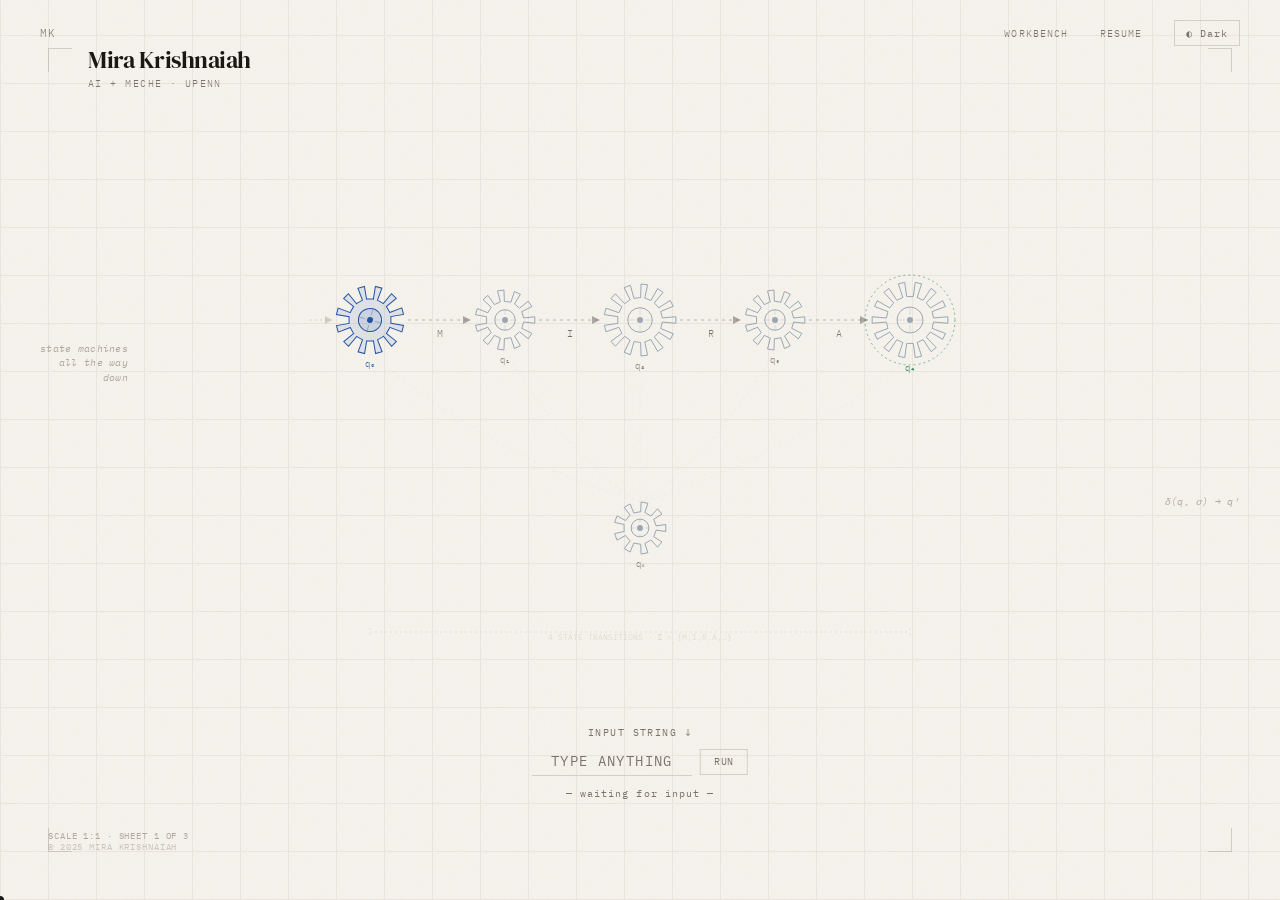
<file: index.html>
<!DOCTYPE html>
<html lang="en">
<head>
<meta charset="UTF-8">
<meta name="viewport" content="width=device-width, initial-scale=1.0">
<title>Mira Krishnaiah</title>
<script>if(localStorage.getItem('theme')==='dark')document.documentElement.setAttribute('data-theme','dark');</script>
<link rel="preconnect" href="https://fonts.googleapis.com">
<link href="https://fonts.googleapis.com/css2?family=DM+Serif+Display:ital@0;1&family=IBM+Plex+Mono:ital,wght@0,300;0,400;0,500;1,300;1,400&family=DM+Sans:ital,wght@0,300;0,400;0,500;1,300&display=swap" rel="stylesheet">
<link rel="stylesheet" href="style.css">
<style>
/* ─────────────────────────────────────────────
   LANDING-SPECIFIC STYLES
───────────────────────────────────────────── */

/* Drawing frame — full-viewport centered canvas area */
.drawing-frame {
  position: relative;
  width: 100vw;
  height: 100vh;
  display: flex;
  align-items: center;
  justify-content: center;
  overflow: hidden;
}

/* Blueprint grid — very subtle */
.drawing-frame::before {
  content: '';
  position: absolute;
  inset: 0;
  background-image:
    repeating-linear-gradient(0deg, var(--rule) 0, var(--rule) 1px, transparent 1px, transparent 48px),
    repeating-linear-gradient(90deg, var(--rule) 0, var(--rule) 1px, transparent 1px, transparent 48px);
  opacity: 0.35;
}

/* Corner registration marks */
.reg {
  position: absolute;
  width: 24px; height: 24px;
  border-color: var(--ink4);
  border-style: solid;
  opacity: 0.5;
}
.reg-tl { top: 3rem; left: 3rem; border-width: 1px 0 0 1px; }
.reg-tr { top: 3rem; right: 3rem; border-width: 1px 1px 0 0; }
.reg-bl { bottom: 3rem; left: 3rem; border-width: 0 0 1px 1px; }
.reg-br { bottom: 3rem; right: 3rem; border-width: 0 1px 1px 0; }

/* Drawing number — bottom left */
.drawing-number {
  position: absolute;
  bottom: 3rem; left: 3rem;
  font-family: var(--font-mono);
  font-size: 0.55rem;
  color: var(--ink4);
  letter-spacing: 0.1em;
  opacity: 0;
  animation: fadeIn 1s ease 1.8s forwards;
}

/* Margin annotations */
.margin-note {
  position: absolute;
  font-family: var(--font-mono);
  font-size: 0.6rem;
  font-style: italic;
  color: var(--ink4);
  letter-spacing: 0.03em;
  line-height: 1.5;
  max-width: 140px;
  opacity: 0;
  animation: fadeIn 1s ease 2s forwards;
  cursor: default;
}
.margin-note.left { text-align: right; }
.margin-note-1 {
  top: 38%; left: 2.5rem;
  text-align: right;
}
.margin-note-2 {
  top: 55%; right: 2.5rem;
  text-align: left;
}

/* Name block — top left */
.name-block {
  position: absolute;
  top: 3rem; left: 5.5rem;
  opacity: 0;
  animation: fadeIn 1s ease 1.5s forwards;
  z-index: 10;
}
.name-block-name {
  font-family: var(--font-display);
  font-size: 1.5rem;
  color: var(--ink);
  letter-spacing: -0.02em;
  line-height: 1;
}
.name-block-sub {
  font-family: var(--font-mono);
  font-size: 0.6rem;
  font-weight: 300;
  color: var(--ink3);
  letter-spacing: 0.15em;
  text-transform: uppercase;
  margin-top: 0.3rem;
}

/* DFA canvas */
#dfa-canvas {
  position: relative;
  z-index: 10;
  opacity: 0;
  animation: fadeIn 1.2s ease 0.4s forwards;
}

/* Input terminal */
.terminal {
  position: absolute;
  bottom: 6.5rem;
  left: 50%;
  transform: translateX(-50%);
  z-index: 20;
  text-align: center;
  opacity: 0;
  animation: fadeIn 1s ease 2.2s forwards;
}

.terminal-label {
  font-family: var(--font-mono);
  font-size: 0.6rem;
  color: var(--ink3);
  letter-spacing: 0.15em;
  text-transform: uppercase;
  margin-bottom: 0.5rem;
}

.terminal-input-row {
  display: flex;
  align-items: center;
  gap: 0.5rem;
  justify-content: center;
}

#dfa-input {
  font-family: var(--font-mono);
  font-size: 0.85rem;
  font-weight: 400;
  letter-spacing: 0.2em;
  text-transform: uppercase;
  background: transparent;
  border: none;
  border-bottom: 1px solid var(--rule);
  color: var(--ink);
  width: 160px;
  padding: 0.3rem 0.5rem;
  text-align: center;
  outline: none;
  cursor: none;
  transition: border-color .2s;
  caret-color: var(--sapphire);
}
#dfa-input:focus { border-bottom-color: var(--sapphire); }
#dfa-input::placeholder { color: var(--ink3); letter-spacing: 0.1em; }

#dfa-run {
  font-family: var(--font-mono);
  font-size: 0.6rem;
  letter-spacing: 0.1em;
  text-transform: uppercase;
  background: none;
  border: 1px solid var(--rule);
  color: var(--ink3);
  padding: 0.35rem 0.8rem;
  cursor: none;
  transition: all .2s;
}
#dfa-run:hover {
  border-color: var(--sapphire);
  color: var(--sapphire);
}

#dfa-status {
  font-family: var(--font-mono);
  font-size: 0.65rem;
  letter-spacing: 0.1em;
  margin-top: 0.6rem;
  height: 1em;
  transition: color .3s;
}
.status-accept { color: var(--accept); }
.status-reject { color: var(--reject); }
.status-idle   { color: var(--ink3); }

/* Dimension line SVG overlay */
#dim-svg {
  position: absolute;
  inset: 0;
  width: 100%; height: 100%;
  pointer-events: none;
  z-index: 5;
  opacity: 0;
  animation: fadeIn 1s ease 1.6s forwards;
}
</style>
</head>
<body>

<!-- NAV -->
<nav>
  <a href="index.html" class="nav-sig">MK</a>
  <div class="nav-right">
    <a href="workbench.html" class="nav-link">Workbench</a>
    <a href="resume.html" class="nav-link">Resume</a>
    <button id="theme-btn">◐ Dark</button>
  </div>
</nav>

<!-- MAIN DRAWING FRAME -->
<div class="drawing-frame">

  <!-- Registration marks -->
  <div class="reg reg-tl"></div>
  <div class="reg reg-tr"></div>
  <div class="reg reg-bl"></div>
  <div class="reg reg-br"></div>

  <!-- Dimension line SVG overlay -->
  <svg id="dim-svg" xmlns="http://www.w3.org/2000/svg"></svg>

  <!-- DFA Canvas -->
  <canvas id="dfa-canvas"></canvas>

  <!-- Margin annotations -->
  <!-- Name block — top left -->
  <div class="name-block">
    <div class="name-block-name">Mira Krishnaiah</div>
    <div class="name-block-sub">AI + MechE · UPenn</div>
  </div>

  <div class="margin-note margin-note-1">
    state machines<br>all the way<br>down
  </div>

  <div class="margin-note margin-note-2">
    δ(q, σ) → q′
  </div>

  <!-- Input terminal -->
  <div class="terminal">
    <div class="terminal-label">Input string ↓</div>
    <div class="terminal-input-row">
      <input id="dfa-input" type="text" maxlength="12" placeholder="type anything" autocomplete="off" spellcheck="false">
      <button id="dfa-run">Run</button>
    </div>
    <div id="dfa-status" class="status-idle">— waiting for input —</div>
  </div>

  <!-- Drawing number -->
  <div class="drawing-number">
    SCALE 1:1 · SHEET 1 OF 3<br>
    <span style="opacity:0.6">© 2025 MIRA KRISHNAIAH</span>
  </div>

</div>

<!-- cursor elements -->
<div id="cur-dot"></div>
<div id="cur-ring"></div>

<script src="dfa.js"></script>
<script src="cursor.js"></script>

<!-- theme toggle JS -->
<script>
(function() {
  const btn = document.getElementById('theme-btn');
  if (!btn) return;
  const isDark = () => document.documentElement.getAttribute('data-theme') === 'dark';
  btn.textContent = isDark() ? '◑ Light' : '◐ Dark';
  btn.addEventListener('click', function() {
    const dark = !isDark();
    document.documentElement.setAttribute('data-theme', dark ? 'dark' : '');
    localStorage.setItem('theme', dark ? 'dark' : 'light');
    btn.textContent = dark ? '◑ Light' : '◐ Dark';
    if (typeof drawDFA === 'function') drawDFA();
  });
})();
</script>
</body>
</html>
</file>
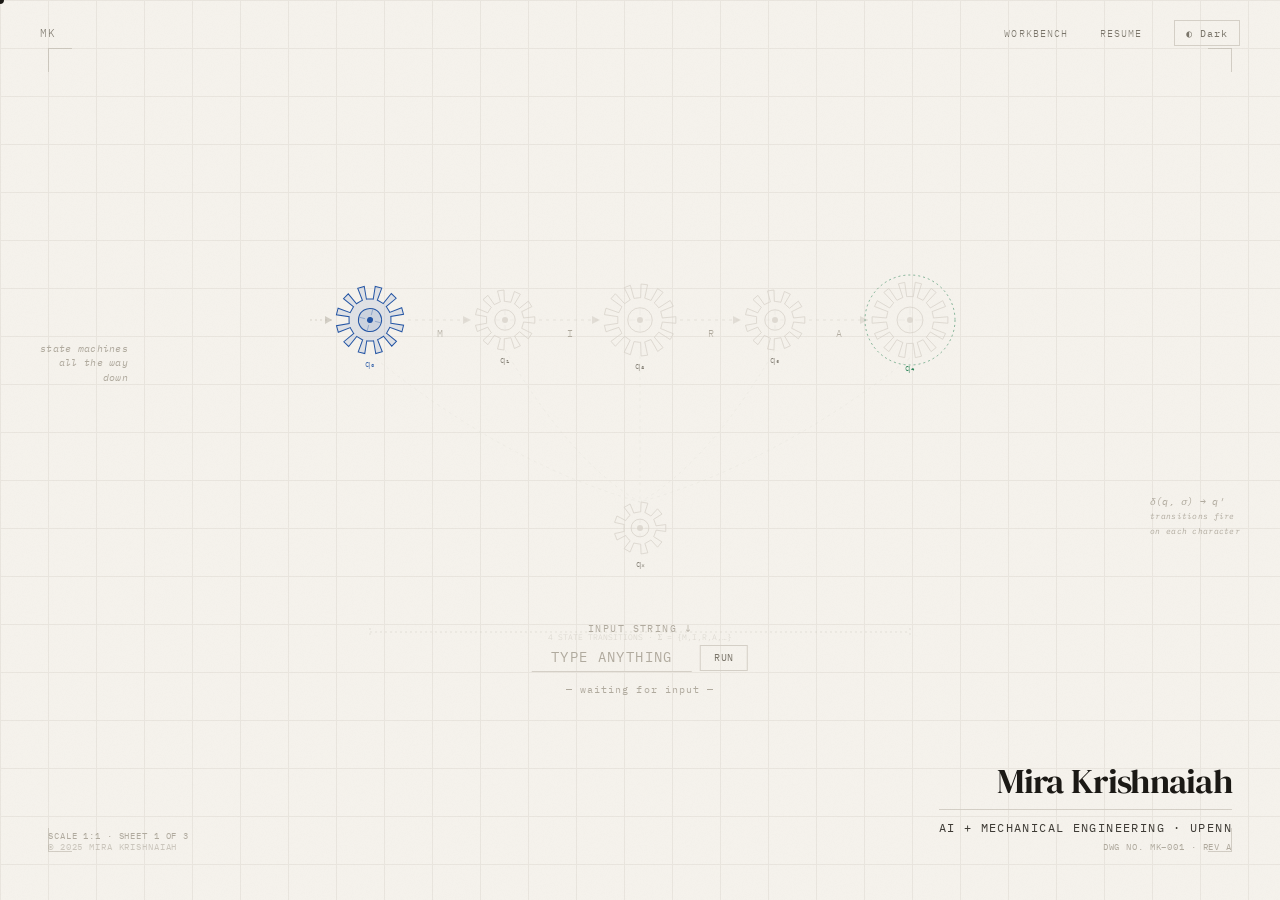
<file: mira-landing.html>
<!DOCTYPE html>
<html lang="en">
<head>
<meta charset="UTF-8">
<meta name="viewport" content="width=device-width, initial-scale=1.0">
<title>Mira Krishnaiah</title>
<link rel="preconnect" href="https://fonts.googleapis.com">
<link href="https://fonts.googleapis.com/css2?family=DM+Serif+Display:ital@0;1&family=IBM+Plex+Mono:ital,wght@0,300;0,400;0,500;1,300;1,400&family=DM+Sans:ital,wght@0,300;0,400;0,500;1,300&display=swap" rel="stylesheet">
<style>
/* ─────────────────────────────────────────────
   TOKENS
───────────────────────────────────────────── */
:root {
  --bg:        #f5f2ec;
  --bg2:       #edeae2;
  --ink:       #1a1814;
  --ink2:      #3d3a34;
  --ink3:      #7a756a;
  --ink4:      #b0aa9e;
  --rule:      #d4cfc6;
  --metal:     #8a9aaa;
  --metal2:    #c8d4dc;
  --sapphire:  #2455a4;
  --amber:     #c47c1a;
  --emerald:   #1a7a4a;
  --ruby:      #a42424;
  --accept:    #1a7a4a;
  --reject:    #a42424;
  --active:    #2455a4;

  --font-display: 'DM Serif Display', Georgia, serif;
  --font-mono:    'IBM Plex Mono', 'Courier New', monospace;
  --font-body:    'DM Sans', system-ui, sans-serif;
}

[data-theme="dark"] {
  --bg:        #141210;
  --bg2:       #1c1a17;
  --ink:       #f0ece4;
  --ink2:      #c8c4bc;
  --ink3:      #7a7570;
  --ink4:      #4a4640;
  --rule:      #2a2720;
  --metal:     #6a7a8a;
  --metal2:    #2a3540;
  --sapphire:  #4a7fd4;
  --amber:     #d4962a;
  --emerald:   #2a9a5a;
  --ruby:      #c43434;
}

*, *::before, *::after { box-sizing: border-box; margin: 0; padding: 0; }

html { font-size: 16px; }

body {
  background: var(--bg);
  color: var(--ink);
  font-family: var(--font-body);
  min-height: 100vh;
  overflow-x: hidden;
  cursor: none;
  transition: background 0.4s ease, color 0.4s ease;
}

/* ─────────────────────────────────────────────
   CURSOR
───────────────────────────────────────────── */
#cur {
  position: fixed;
  width: 8px; height: 8px;
  background: var(--ink);
  border-radius: 50%;
  pointer-events: none;
  z-index: 9999;
  transform: translate(-50%,-50%);
  transition: width .15s, height .15s, background .15s;
}


/* ─────────────────────────────────────────────
   PAPER TEXTURE
───────────────────────────────────────────── */
body::before {
  content: '';
  position: fixed;
  inset: 0;
  background-image: url("data:image/svg+xml,%3Csvg xmlns='http://www.w3.org/2000/svg' width='300' height='300'%3E%3Cfilter id='n'%3E%3CfeTurbulence type='fractalNoise' baseFrequency='0.9' numOctaves='4' stitchTiles='stitch'/%3E%3C/filter%3E%3Crect width='300' height='300' filter='url(%23n)' opacity='0.04'/%3E%3C/svg%3E");
  pointer-events: none;
  z-index: 1;
  opacity: 0.5;
}

/* ─────────────────────────────────────────────
   NAV
───────────────────────────────────────────── */
nav {
  position: fixed;
  top: 0; left: 0; right: 0;
  z-index: 500;
  display: flex;
  align-items: center;
  justify-content: space-between;
  padding: 1.25rem 2.5rem;
  background: transparent;
}

.nav-sig {
  font-family: var(--font-mono);
  font-size: 0.7rem;
  font-weight: 300;
  color: var(--ink3);
  letter-spacing: 0.12em;
  text-transform: uppercase;
  text-decoration: none;
  transition: color .2s;
  cursor: none;
}
.nav-sig:hover { color: var(--sapphire); }

.nav-right {
  display: flex;
  align-items: center;
  gap: 2rem;
}

.nav-link {
  font-family: var(--font-mono);
  font-size: 0.65rem;
  font-weight: 300;
  color: var(--ink3);
  text-decoration: none;
  letter-spacing: 0.1em;
  text-transform: uppercase;
  transition: color .2s;
  cursor: none;
  position: relative;
}
.nav-link::after {
  content: '';
  position: absolute;
  bottom: -3px; left: 0;
  width: 0; height: 1px;
  background: var(--sapphire);
  transition: width .25s ease;
}
.nav-link:hover { color: var(--sapphire); }
.nav-link:hover::after { width: 100%; }

/* theme toggle */
#theme-btn {
  background: none;
  border: 1px solid var(--rule);
  color: var(--ink3);
  font-family: var(--font-mono);
  font-size: 0.6rem;
  letter-spacing: 0.1em;
  padding: 0.35rem 0.7rem;
  cursor: none;
  transition: all .2s;
}
#theme-btn:hover {
  border-color: var(--ink3);
  color: var(--ink);
}

/* ─────────────────────────────────────────────
   DRAWING FRAME — main canvas area
───────────────────────────────────────────── */
.drawing-frame {
  position: relative;
  width: 100vw;
  height: 100vh;
  display: flex;
  align-items: center;
  justify-content: center;
  overflow: hidden;
}

/* Blueprint grid — very subtle */
.drawing-frame::before {
  content: '';
  position: absolute;
  inset: 0;
  background-image:
    linear-gradient(var(--rule) 1px, transparent 1px),
    linear-gradient(90deg, var(--rule) 1px, transparent 1px);
  background-size: 48px 48px;
  opacity: 0.35;
}

/* Corner registration marks */
.reg {
  position: absolute;
  width: 24px; height: 24px;
  border-color: var(--ink4);
  border-style: solid;
  opacity: 0.5;
}
.reg-tl { top: 3rem; left: 3rem; border-width: 1px 0 0 1px; }
.reg-tr { top: 3rem; right: 3rem; border-width: 1px 1px 0 0; }
.reg-bl { bottom: 3rem; left: 3rem; border-width: 0 0 1px 1px; }
.reg-br { bottom: 3rem; right: 3rem; border-width: 0 1px 1px 0; }

/* Sheet title block — bottom right */
.title-block {
  position: absolute;
  bottom: 3rem; right: 3rem;
  text-align: right;
  opacity: 0;
  animation: fadeIn 1s ease 1.5s forwards;
}

.title-block-name {
  font-family: var(--font-display);
  font-size: 2.2rem;
  color: var(--ink);
  letter-spacing: -0.02em;
  line-height: 1;
}

.title-block-sub {
  font-family: var(--font-mono);
  font-size: 0.72rem;
  font-weight: 400;
  color: var(--ink2);
  letter-spacing: 0.12em;
  text-transform: uppercase;
  margin-top: 0.35rem;
}

.title-block-rule {
  width: 100%;
  height: 1px;
  background: var(--rule);
  margin: 0.6rem 0;
}

.title-block-meta {
  font-family: var(--font-mono);
  font-size: 0.55rem;
  color: var(--ink4);
  letter-spacing: 0.1em;
}

/* Drawing number — bottom left */
.drawing-number {
  position: absolute;
  bottom: 3rem; left: 3rem;
  font-family: var(--font-mono);
  font-size: 0.55rem;
  color: var(--ink4);
  letter-spacing: 0.1em;
  opacity: 0;
  animation: fadeIn 1s ease 1.8s forwards;
}

/* ─────────────────────────────────────────────
   MARGIN ANNOTATION
───────────────────────────────────────────── */
.margin-note {
  position: absolute;
  font-family: var(--font-mono);
  font-size: 0.6rem;
  font-style: italic;
  color: var(--ink4);
  letter-spacing: 0.03em;
  line-height: 1.5;
  max-width: 140px;
  opacity: 0;
  animation: fadeIn 1s ease 2s forwards;
  cursor: default;
}
.margin-note.left { text-align: right; }
.margin-note-1 {
  top: 38%; left: 2.5rem;
  text-align: right;
}
.margin-note-2 {
  top: 55%; right: 2.5rem;
  text-align: left;
}



/* ─────────────────────────────────────────────
   AUTOMATON CANVAS
───────────────────────────────────────────── */
#dfa-canvas {
  position: relative;
  z-index: 10;
  opacity: 0;
  animation: fadeIn 1.2s ease 0.4s forwards;
}

/* ─────────────────────────────────────────────
   INPUT TERMINAL
───────────────────────────────────────────── */
.terminal {
  position: absolute;
  bottom: 13rem;
  left: 50%;
  transform: translateX(-50%);
  z-index: 20;
  text-align: center;
  opacity: 0;
  animation: fadeIn 1s ease 2.2s forwards;
}

.terminal-label {
  font-family: var(--font-mono);
  font-size: 0.6rem;
  color: var(--ink4);
  letter-spacing: 0.15em;
  text-transform: uppercase;
  margin-bottom: 0.5rem;
}

.terminal-input-row {
  display: flex;
  align-items: center;
  gap: 0.5rem;
  justify-content: center;
}

#dfa-input {
  font-family: var(--font-mono);
  font-size: 0.85rem;
  font-weight: 400;
  letter-spacing: 0.2em;
  text-transform: uppercase;
  background: transparent;
  border: none;
  border-bottom: 1px solid var(--rule);
  color: var(--ink);
  width: 160px;
  padding: 0.3rem 0.5rem;
  text-align: center;
  outline: none;
  cursor: none;
  transition: border-color .2s;
  caret-color: var(--sapphire);
}
#dfa-input:focus { border-bottom-color: var(--sapphire); }
#dfa-input::placeholder { color: var(--ink4); letter-spacing: 0.1em; }

#dfa-run {
  font-family: var(--font-mono);
  font-size: 0.6rem;
  letter-spacing: 0.1em;
  text-transform: uppercase;
  background: none;
  border: 1px solid var(--rule);
  color: var(--ink3);
  padding: 0.35rem 0.8rem;
  cursor: none;
  transition: all .2s;
}
#dfa-run:hover {
  border-color: var(--sapphire);
  color: var(--sapphire);
}

#dfa-status {
  font-family: var(--font-mono);
  font-size: 0.65rem;
  letter-spacing: 0.1em;
  margin-top: 0.6rem;
  height: 1em;
  transition: color .3s;
}
.status-accept { color: var(--accept); }
.status-reject { color: var(--reject); }
.status-idle   { color: var(--ink4); }

/* ─────────────────────────────────────────────
   DIMENSION LINES  (SVG overlay)
───────────────────────────────────────────── */
#dim-svg {
  position: absolute;
  inset: 0;
  width: 100%; height: 100%;
  pointer-events: none;
  z-index: 5;
  opacity: 0;
  animation: fadeIn 1s ease 1.6s forwards;
}

/* ─────────────────────────────────────────────
   ANIMATIONS
───────────────────────────────────────────── */
@keyframes fadeIn {
  from { opacity: 0; }
  to   { opacity: 1; }
}

@keyframes fadeUp {
  from { opacity: 0; transform: translateY(12px); }
  to   { opacity: 1; transform: translateY(0); }
}
</style>
</head>
<body>

<!-- CURSOR -->
<div id="cur"></div>

<!-- NAV -->
<nav>
  <a href="#" class="nav-sig">MK</a>
  <div class="nav-right">
    <a href="workbench.html" class="nav-link">Workbench</a>
    <a href="resume.html" class="nav-link">Resume</a>
    <button id="theme-btn">◐ Dark</button>
  </div>
</nav>

<!-- MAIN DRAWING FRAME -->
<div class="drawing-frame">

  <!-- Registration marks -->
  <div class="reg reg-tl"></div>
  <div class="reg reg-tr"></div>
  <div class="reg reg-bl"></div>
  <div class="reg reg-br"></div>

  <!-- Dimension line SVG overlay -->
  <svg id="dim-svg" xmlns="http://www.w3.org/2000/svg"></svg>

  <!-- DFA Canvas -->
  <canvas id="dfa-canvas"></canvas>

  <!-- Margin annotations -->
  <div class="margin-note margin-note-1">
    state machines<br>all the way<br>down
  </div>

  <div class="margin-note margin-note-2">
    δ(q, σ) → q′<br>
    <span style="color:var(--ink4);font-size:0.5rem;">transitions fire<br>on each character</span>
  </div>

  <!-- Input terminal -->
  <div class="terminal">
    <div class="terminal-label">Input string ↓</div>
    <div class="terminal-input-row">
      <input id="dfa-input" type="text" maxlength="12" placeholder="type anything" autocomplete="off" spellcheck="false">
      <button id="dfa-run">Run</button>
    </div>
    <div id="dfa-status" class="status-idle">— waiting for input —</div>
  </div>

  <!-- Title block -->
  <div class="title-block">
    <div class="title-block-name">Mira Krishnaiah</div>
    <div class="title-block-rule"></div>
    <div class="title-block-sub">AI + Mechanical Engineering · UPenn</div>
    <div style="height:0.4rem"></div>
    <div class="title-block-meta">DWG NO. MK–001 · REV A</div>
  </div>

  <!-- Drawing number -->
  <div class="drawing-number">
    SCALE 1:1 · SHEET 1 OF 3<br>
    <span style="opacity:0.6">© 2025 MIRA KRISHNAIAH</span>
  </div>

</div>

<script>
// ═══════════════════════════════════════════════
//  CURSOR
// ═══════════════════════════════════════════════
const cur = document.getElementById('cur');
let mx = 0, my = 0;

document.addEventListener('mousemove', e => {
  mx = e.clientX; my = e.clientY;
  cur.style.left = mx + 'px';
  cur.style.top  = my + 'px';
});

document.querySelectorAll('a, button, input, .margin-note').forEach(el => {
  el.addEventListener('mouseenter', () => { cur.style.width = cur.style.height = '14px'; });
  el.addEventListener('mouseleave', () => { cur.style.width = cur.style.height = '8px'; });
});

// ═══════════════════════════════════════════════
//  THEME
// ═══════════════════════════════════════════════
const themeBtn = document.getElementById('theme-btn');
let dark = false;
themeBtn.addEventListener('click', () => {
  dark = !dark;
  document.documentElement.setAttribute('data-theme', dark ? 'dark' : '');
  themeBtn.textContent = dark ? '◑ Light' : '◐ Dark';
  drawDFA(); // redraw with new colors
});

function cssVar(name) {
  return getComputedStyle(document.documentElement).getPropertyValue(name).trim();
}

// ═══════════════════════════════════════════════
//  DFA DEFINITION
//  Accepts exactly "MIRA" (case-insensitive)
// ═══════════════════════════════════════════════
const STATES = [
  { id: 0, label: 'q₀', x: 0,   y: 0,   start: true,  accept: false },
  { id: 1, label: 'q₁', x: 1,   y: 0,   start: false, accept: false },
  { id: 2, label: 'q₂', x: 2,   y: 0,   start: false, accept: false },
  { id: 3, label: 'q₃', x: 3,   y: 0,   start: false, accept: false },
  { id: 4, label: 'q₄', x: 4,   y: 0,   start: false, accept: true  },
  { id: 5, label: 'qₓ', x: 2,   y: 1.6, start: false, accept: false }, // dead state
];

// delta: [fromState, char] → toState
const DELTA = {
  '0,M': 1, '0,*': 5,
  '1,I': 2, '1,*': 5,
  '2,R': 3, '2,*': 5,
  '3,A': 4, '3,*': 5,
  '4,*': 5,
  '5,*': 5,
};

function transition(state, char) {
  const c = char.toUpperCase();
  const key = `${state},${c}`;
  return DELTA[key] !== undefined ? DELTA[key] : DELTA[`${state},*`];
}

// ═══════════════════════════════════════════════
//  CANVAS SETUP
// ═══════════════════════════════════════════════
const canvas = document.getElementById('dfa-canvas');
const ctx    = canvas.getContext('2d');
const CW     = 700;
const CH     = 420;
canvas.width  = CW;
canvas.height = CH;

// Map logical positions to canvas coords
const PAD  = 80;
const COLS = 5;
const ROWS = 2;
const colW = (CW - PAD * 2) / (COLS - 1);
const rowH = (CH - PAD * 2) / ROWS;

function statePos(s) {
  return {
    x: PAD + s.x * colW,
    y: PAD + s.y * rowH,
  };
}

// Gear geometry per state
const GEAR_R    = [34, 30, 36, 30, 38, 26]; // outer radius per state
const GEAR_TEETH= [12, 11, 13, 11, 14, 9];
const GEAR_DIRS = [1, -1, 1, -1, 1, 1];     // rotation direction

let gearAngles  = [0, 0, 0, 0, 0, 0];
let gearSpeeds  = [0, 0, 0, 0, 0, 0];
let activeState = 0;
let runTrail    = []; // sequence of states visited
let animating   = false;

// ═══════════════════════════════════════════════
//  DRAW HELPERS
// ═══════════════════════════════════════════════
function drawGear(cx, cy, outerR, innerR, teeth, angle, color, strokeColor, alpha=1) {
  const toothDepth = outerR - innerR;
  const angleStep  = (Math.PI * 2) / teeth;
  const toothW     = angleStep * 0.38;

  ctx.save();
  ctx.globalAlpha = alpha;
  ctx.translate(cx, cy);
  ctx.rotate(angle);

  ctx.beginPath();
  for (let i = 0; i < teeth; i++) {
    const a0 = i * angleStep - toothW / 2;
    const a1 = i * angleStep + toothW / 2;
    const a2 = a1 + angleStep * 0.08;
    const a3 = (i + 1) * angleStep - toothW / 2 - angleStep * 0.08;

    if (i === 0) {
      ctx.moveTo(Math.cos(a0) * innerR, Math.sin(a0) * innerR);
    } else {
      ctx.lineTo(Math.cos(a0) * innerR, Math.sin(a0) * innerR);
    }
    ctx.lineTo(Math.cos(a0) * outerR, Math.sin(a0) * outerR);
    ctx.lineTo(Math.cos(a1) * outerR, Math.sin(a1) * outerR);
    ctx.lineTo(Math.cos(a1) * innerR, Math.sin(a1) * innerR);
    ctx.lineTo(Math.cos(a2) * innerR, Math.sin(a2) * innerR);
    ctx.lineTo(Math.cos(a3) * innerR, Math.sin(a3) * innerR);
  }
  ctx.closePath();
  ctx.fillStyle = color;
  ctx.fill();
  ctx.strokeStyle = strokeColor;
  ctx.lineWidth = 1;
  ctx.stroke();

  // Inner hub
  ctx.beginPath();
  ctx.arc(0, 0, innerR * 0.55, 0, Math.PI * 2);
  ctx.fillStyle = color;
  ctx.fill();
  ctx.strokeStyle = strokeColor;
  ctx.lineWidth = 1;
  ctx.stroke();

  // Center dot
  ctx.beginPath();
  ctx.arc(0, 0, 3, 0, Math.PI * 2);
  ctx.fillStyle = strokeColor;
  ctx.fill();

  // Spoke lines
  for (let i = 0; i < 4; i++) {
    const a = (i / 4) * Math.PI * 2;
    ctx.beginPath();
    ctx.moveTo(Math.cos(a) * 5, Math.sin(a) * 5);
    ctx.lineTo(Math.cos(a) * innerR * 0.52, Math.sin(a) * innerR * 0.52);
    ctx.strokeStyle = strokeColor;
    ctx.lineWidth = 0.8;
    ctx.globalAlpha = alpha * 0.4;
    ctx.stroke();
    ctx.globalAlpha = alpha;
  }

  ctx.restore();
}

function drawTransitionArrow(fromS, toS, label, active, color) {
  const f = statePos(fromS);
  const t = statePos(toS);
  const R = GEAR_R[fromS.id];

  const dx = t.x - f.x;
  const dy = t.y - f.y;
  const dist = Math.sqrt(dx*dx + dy*dy);
  const ux = dx/dist, uy = dy/dist;

  const sx = f.x + ux * (R + 4);
  const sy = f.y + uy * (R + 4);
  const ex = t.x - ux * (GEAR_R[toS.id] + 4);
  const ey = t.y - uy * (GEAR_R[toS.id] + 4);

  ctx.save();
  ctx.strokeStyle = active ? color : cssVar('--rule');
  ctx.lineWidth   = active ? 1.5 : 0.8;
  ctx.globalAlpha = active ? 1 : 0.6;
  ctx.setLineDash(active ? [] : [3, 4]);

  ctx.beginPath();
  ctx.moveTo(sx, sy);
  ctx.lineTo(ex, ey);
  ctx.stroke();

  // Arrowhead
  const hLen = 8, hWid = 4;
  const ax = ex - ux * hLen, ay = ey - uy * hLen;
  const px = -uy, py = ux;
  ctx.beginPath();
  ctx.moveTo(ex, ey);
  ctx.lineTo(ax + px * hWid, ay + py * hWid);
  ctx.lineTo(ax - px * hWid, ay - py * hWid);
  ctx.closePath();
  ctx.fillStyle = active ? color : cssVar('--rule');
  ctx.fill();

  // Label
  const mx = (sx + ex) / 2 - uy * 14;
  const my = (sy + ey) / 2 + ux * 14;
  ctx.globalAlpha = 1;
  ctx.fillStyle = active ? color : cssVar('--ink4');
  ctx.font = `${active ? 500 : 300} 10px ${cssVar('--font-mono').split(',')[0]}`;
  ctx.textAlign = 'center';
  ctx.textBaseline = 'middle';
  ctx.fillText(label, mx, my);

  ctx.restore();
}

function drawDeadArrow(fromS, toDeadS, active) {
  const f = statePos(fromS);
  const t = statePos(toDeadS);
  const color = cssVar('--ruby');

  // Curved arc downward
  const cpx = (f.x + t.x) / 2;
  const cpy = (f.y + t.y) / 2 + 40;

  ctx.save();
  ctx.strokeStyle = active ? color : cssVar('--rule');
  ctx.lineWidth   = active ? 1.2 : 0.6;
  ctx.globalAlpha = active ? 0.8 : 0.3;
  ctx.setLineDash([3, 4]);

  ctx.beginPath();
  ctx.moveTo(f.x, f.y + GEAR_R[fromS.id]);
  ctx.quadraticCurveTo(cpx, cpy, t.x, t.y - GEAR_R[toDeadS.id]);
  ctx.stroke();
  ctx.restore();
}

function drawStateLabel(s, isActive, isAccept) {
  const p = statePos(s);
  const color = isAccept
    ? cssVar('--emerald')
    : isActive
      ? cssVar('--sapphire')
      : cssVar('--ink3');

  ctx.save();
  ctx.fillStyle = color;
  ctx.font = `300 9px ${cssVar('--font-mono').split(',')[0]}`;
  ctx.textAlign = 'center';
  ctx.textBaseline = 'top';
  ctx.globalAlpha = 0.9;
  ctx.fillText(s.label, p.x, p.y + GEAR_R[s.id] + 6);
  ctx.restore();
}

function drawStartArrow(s) {
  const p = statePos(s);
  const x = p.x - GEAR_R[s.id] - 4;
  ctx.save();
  ctx.strokeStyle = cssVar('--ink4');
  ctx.lineWidth = 0.8;
  ctx.globalAlpha = 0.5;
  ctx.setLineDash([2, 3]);
  ctx.beginPath();
  ctx.moveTo(x - 22, p.y);
  ctx.lineTo(x, p.y);
  ctx.stroke();
  // tiny arrow
  ctx.setLineDash([]);
  ctx.beginPath();
  ctx.moveTo(x, p.y);
  ctx.lineTo(x - 7, p.y - 4);
  ctx.lineTo(x - 7, p.y + 4);
  ctx.closePath();
  ctx.fillStyle = cssVar('--ink4');
  ctx.fill();
  ctx.restore();
}

function drawAcceptDouble(s) {
  const p = statePos(s);
  ctx.save();
  ctx.beginPath();
  ctx.arc(p.x, p.y, GEAR_R[s.id] + 7, 0, Math.PI * 2);
  ctx.strokeStyle = cssVar('--emerald');
  ctx.lineWidth = 1;
  ctx.globalAlpha = 0.5;
  ctx.setLineDash([2, 3]);
  ctx.stroke();
  ctx.restore();
}

// ═══════════════════════════════════════════════
//  MAIN DRAW
// ═══════════════════════════════════════════════
function drawDFA() {
  ctx.clearRect(0, 0, CW, CH);

  const bg      = cssVar('--bg');
  const ink     = cssVar('--ink');
  const ink3    = cssVar('--ink3');
  const ink4    = cssVar('--ink4');
  const rule    = cssVar('--rule');
  const metal   = cssVar('--metal');
  const metal2  = cssVar('--metal2');
  const sapphire= cssVar('--sapphire');
  const emerald = cssVar('--emerald');
  const amber   = cssVar('--amber');

  // Draw transitions
  const transitions = [
    { from: 0, to: 1, label: 'M' },
    { from: 1, to: 2, label: 'I' },
    { from: 2, to: 3, label: 'R' },
    { from: 3, to: 4, label: 'A' },
  ];
  transitions.forEach(t => {
    const isActive = runTrail.includes(t.from) && runTrail.includes(t.to);
    drawTransitionArrow(STATES[t.from], STATES[t.to], t.label, isActive, sapphire);
  });

  // Dead state arcs (subtle)
  [0,1,2,3,4].forEach(i => {
    const inTrailAt = runTrail.indexOf(5);
    const active = inTrailAt > 0 && runTrail[inTrailAt - 1] === i;
    drawDeadArrow(STATES[i], STATES[5], active);
  });

  // Start arrow
  drawStartArrow(STATES[0]);

  // Accept double ring
  drawAcceptDouble(STATES[4]);

  // Draw gears
  STATES.forEach((s, i) => {
    const p = statePos(s);
    const outerR = GEAR_R[i];
    const innerR = outerR * 0.62;
    const isActive = activeState === i;
    const isAccept = s.accept;
    const inTrail  = runTrail.includes(i);

    let gearColor, strokeColor, alpha;

    if (isAccept && inTrail) {
      gearColor   = `rgba(26,122,74,0.12)`;
      strokeColor = emerald;
      alpha = 1;
    } else if (i === 5 && runTrail.includes(5)) {
      gearColor   = `rgba(164,36,36,0.1)`;
      strokeColor = cssVar('--ruby');
      alpha = 1;
    } else if (isActive) {
      gearColor   = `rgba(36,85,164,0.1)`;
      strokeColor = sapphire;
      alpha = 1;
    } else if (inTrail) {
      gearColor   = `rgba(36,85,164,0.06)`;
      strokeColor = metal;
      alpha = 1;
    } else {
      gearColor   = 'transparent';
      strokeColor = rule;
      alpha = 0.7;
    }

    drawGear(p.x, p.y, outerR, innerR, GEAR_TEETH[i], gearAngles[i], gearColor, strokeColor, alpha);
    drawStateLabel(s, isActive, isAccept);
  });

  // Neural net overlay on active transition teeth
  if (runTrail.length >= 2) {
    const last  = runTrail[runTrail.length - 1];
    const prev  = runTrail[runTrail.length - 2];
    if (last !== 5 && prev !== 5) {
      drawNeuralTransition(statePos(STATES[prev]), statePos(STATES[last]));
    }
  }

  // Dimension annotation lines
  drawDimLines();
}

// ═══════════════════════════════════════════════
//  NEURAL NET OVERLAY — on active transition
// ═══════════════════════════════════════════════
function drawNeuralTransition(from, to) {
  const midX = (from.x + to.x) / 2;
  const midY = (from.y + to.y) / 2 - 30;

  const nodes = [
    { x: midX - 22, y: midY - 10 },
    { x: midX - 22, y: midY + 10 },
    { x: midX,      y: midY - 14 },
    { x: midX,      y: midY },
    { x: midX,      y: midY + 14 },
    { x: midX + 22, y: midY },
  ];
  const edges = [
    [0,2],[0,3],[0,4],[1,2],[1,3],[1,4],[2,5],[3,5],[4,5]
  ];

  ctx.save();
  ctx.globalAlpha = 0.25;
  edges.forEach(([a,b]) => {
    ctx.beginPath();
    ctx.moveTo(nodes[a].x, nodes[a].y);
    ctx.lineTo(nodes[b].x, nodes[b].y);
    ctx.strokeStyle = cssVar('--sapphire');
    ctx.lineWidth = 0.6;
    ctx.stroke();
  });

  nodes.forEach((n, i) => {
    ctx.beginPath();
    ctx.arc(n.x, n.y, i === 0 || i === 1 || i === 5 ? 4 : 3, 0, Math.PI * 2);
    ctx.fillStyle = cssVar('--sapphire');
    ctx.fill();
  });
  ctx.restore();
}

// ═══════════════════════════════════════════════
//  DIMENSION LINES
// ═══════════════════════════════════════════════
function drawDimLines() {
  const p0 = statePos(STATES[0]);
  const p4 = statePos(STATES[4]);
  const y  = CH - 28;

  ctx.save();
  ctx.strokeStyle = cssVar('--ink4');
  ctx.fillStyle   = cssVar('--ink4');
  ctx.lineWidth   = 0.6;
  ctx.globalAlpha = 0.4;
  ctx.font        = `300 8px ${cssVar('--font-mono').split(',')[0]}`;
  ctx.textAlign   = 'center';
  ctx.setLineDash([2,3]);

  // Horizontal extent line
  ctx.beginPath();
  ctx.moveTo(p0.x, y);
  ctx.lineTo(p4.x, y);
  ctx.stroke();

  // Tick marks
  [p0.x, p4.x].forEach(x => {
    ctx.beginPath();
    ctx.moveTo(x, y - 4);
    ctx.lineTo(x, y + 4);
    ctx.stroke();
  });

  ctx.setLineDash([]);
  ctx.fillText('4 STATE TRANSITIONS · Σ = {M,I,R,A,…}', (p0.x + p4.x)/2, y + 8);
  ctx.restore();
}

// ═══════════════════════════════════════════════
//  GEAR ANIMATION LOOP
// ═══════════════════════════════════════════════
let lastTime = 0;
function tick(ts) {
  const dt = Math.min((ts - lastTime) / 1000, 0.05);
  lastTime = ts;

  STATES.forEach((_, i) => {
    if (gearSpeeds[i] !== 0) {
      gearAngles[i] += gearSpeeds[i] * GEAR_DIRS[i] * dt;
      gearSpeeds[i] *= 0.94; // friction
      if (Math.abs(gearSpeeds[i]) < 0.01) gearSpeeds[i] = 0;
    }
  });

  // Ambient idle tick — q0 always ticks very slowly (real clock)
  gearAngles[0] += 0.004 * dt * 60;

  drawDFA();
  requestAnimationFrame(tick);
}
requestAnimationFrame(tick);

// ═══════════════════════════════════════════════
//  RUN DFA
// ═══════════════════════════════════════════════
const inputEl  = document.getElementById('dfa-input');
const runBtn   = document.getElementById('dfa-run');
const statusEl = document.getElementById('dfa-status');

function runDFA(str) {
  if (!str.trim()) return;
  const chars = str.toUpperCase().split('');
  let state = 0;
  const trail = [0];
  chars.forEach(c => {
    state = transition(state, c);
    trail.push(state);
  });

  // Animate step by step
  runTrail = [];
  activeState = 0;
  statusEl.className = 'status-idle';
  statusEl.textContent = '— running —';

  let step = 0;
  function nextStep() {
    if (step >= trail.length) {
      const accepted = STATES[state].accept;
      statusEl.textContent = accepted
        ? `✓ ACCEPTED  —  "${str.toUpperCase()}" is in L(M)`
        : `✗ REJECTED  —  "${str.toUpperCase()}" ∉ L(M)`;
      statusEl.className = accepted ? 'status-accept' : 'status-reject';
      activeState = -1;
      return;
    }

    activeState = trail[step];
    runTrail = trail.slice(0, step + 1);

    // Spin gears along the trail
    gearSpeeds[trail[step]] = 3.5 + Math.random() * 1.5;
    if (step > 0) gearSpeeds[trail[step-1]] = 1.5;

    step++;
    setTimeout(nextStep, 480);
  }
  nextStep();
}

runBtn.addEventListener('click', () => runDFA(inputEl.value));
inputEl.addEventListener('keydown', e => {
  if (e.key === 'Enter') runDFA(inputEl.value);
});
</script>
</body>
</html>
</file>
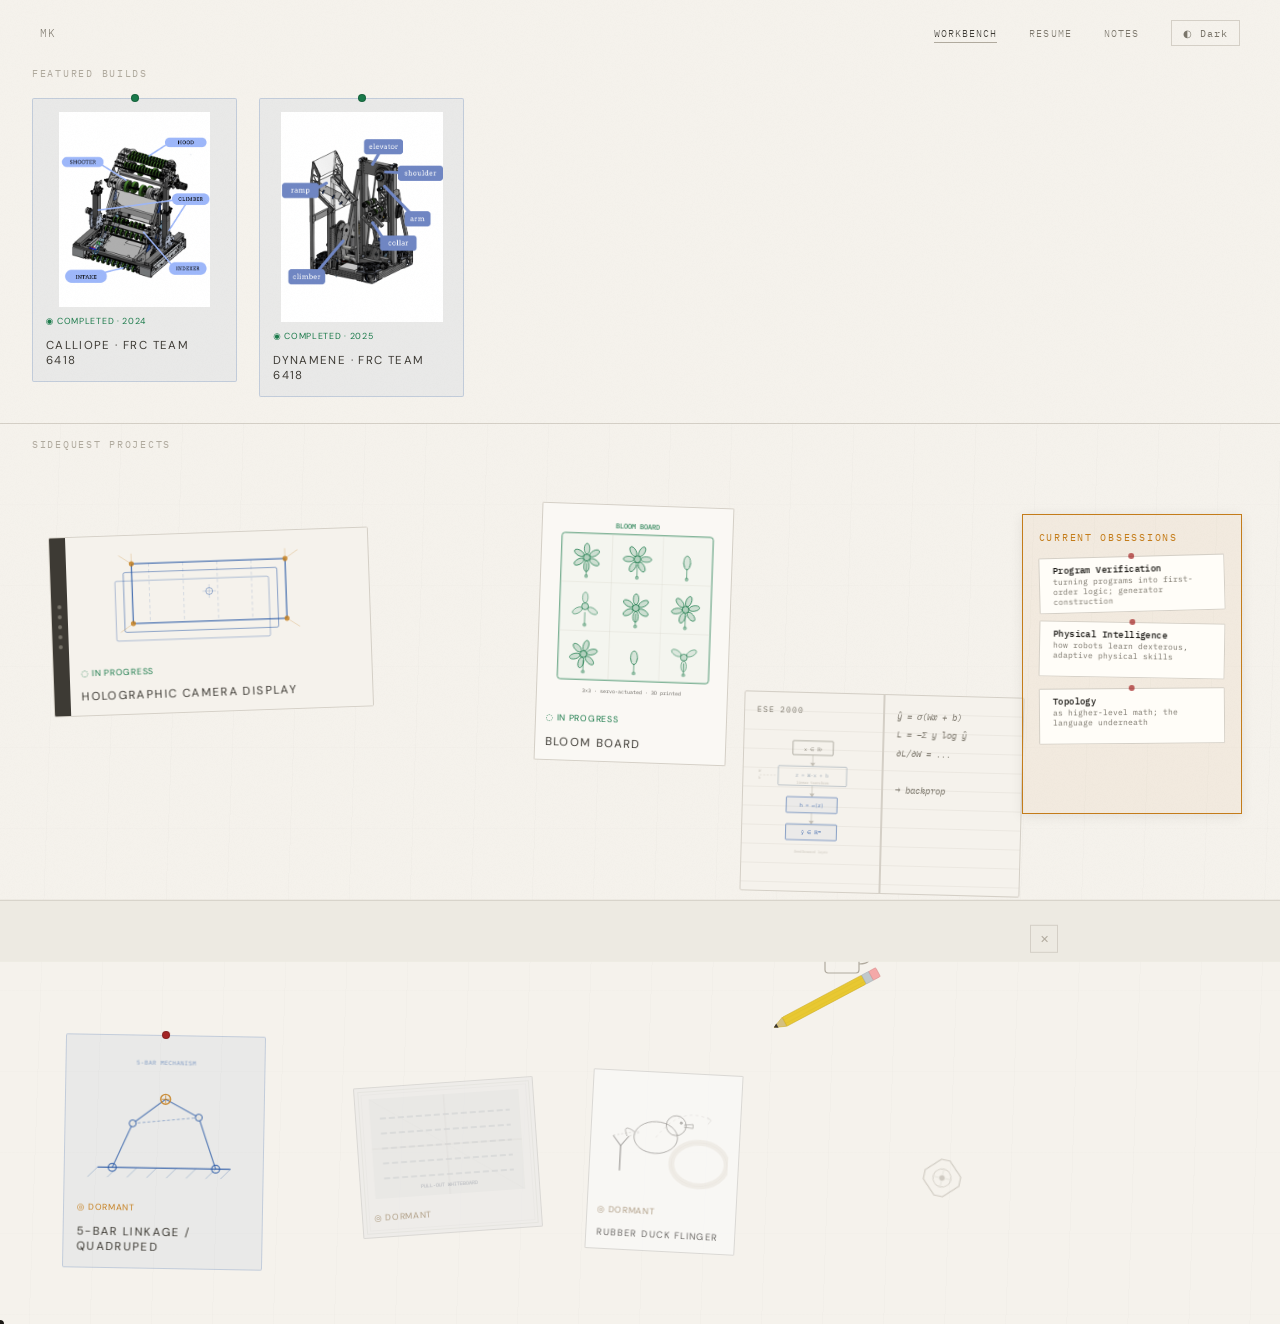
<file: workbench.html>
<!DOCTYPE html>
<html lang="en">
<head>
<meta charset="UTF-8">
<meta name="viewport" content="width=device-width, initial-scale=1.0">
<title>Workbench — Mira Krishnaiah</title>
<script>if(localStorage.getItem('theme')==='dark')document.documentElement.setAttribute('data-theme','dark');</script>
<link rel="preconnect" href="https://fonts.googleapis.com">
<link href="https://fonts.googleapis.com/css2?family=DM+Serif+Display:ital@0;1&family=IBM+Plex+Mono:ital,wght@0,300;0,400;0,500;1,300;1,400&family=DM+Sans:ital,wght@0,300;0,400;0,500;1,300&display=swap" rel="stylesheet">
<link rel="stylesheet" href="style.css">
<style>
/* ─────────────────────────────────────────────
   WORKBENCH PAGE STYLES
───────────────────────────────────────────── */

.desk-surface {
  position: relative;
  width: 100vw;
  height: 100vh;
  overflow: hidden;
  background-color: var(--bg);
  background-image:
    repeating-linear-gradient(92deg, transparent, transparent 60px, rgba(0,0,0,0.012) 60px, rgba(0,0,0,0.012) 61px),
    repeating-linear-gradient(180deg, transparent, transparent 80px, rgba(0,0,0,0.008) 80px, rgba(0,0,0,0.008) 81px);
}
[data-theme="dark"] .desk-surface {
  background-image:
    repeating-linear-gradient(92deg, transparent, transparent 60px, rgba(255,255,255,0.03) 60px, rgba(255,255,255,0.03) 61px),
    repeating-linear-gradient(180deg, transparent, transparent 80px, rgba(255,255,255,0.02) 80px, rgba(255,255,255,0.02) 81px);
}

/* ─── Desk section label ─── */
.desk-section-label {
  position: absolute;
  top: 14px;
  left: 2rem;
  font-family: var(--font-mono);
  font-size: 0.6rem;
  letter-spacing: 0.18em;
  text-transform: uppercase;
  color: var(--ink4);
  z-index: 5;
  pointer-events: none;
}

/* ─── Desk Items ─── */
.desk-item {
  position: absolute;
  cursor: none;
  transition: transform 0.2s ease, box-shadow 0.2s ease;
  z-index: 10;
}
.desk-item:hover {
  transform: translateY(-4px) !important;
  box-shadow: 0 8px 24px rgba(0,0,0,0.12);
  z-index: 20;
}
.desk-item.item--dusty {
  filter: saturate(0.3);
  opacity: 0.75;
}
.desk-item.item--dusty:hover {
  filter: saturate(0.5);
  opacity: 0.9;
}

/* Project cards shared base */
.project-card {
  background: var(--bg2);
  border: 1px solid var(--rule);
  border-radius: 2px;
  padding: 0.9rem;
  font-family: var(--font-mono);
}

.project-label {
  font-size: 0.72rem;
  color: var(--ink2);
  letter-spacing: 0.12em;
  text-transform: uppercase;
  margin-top: 0.6rem;
  display: block;
}

.status-badge {
  font-size: 0.55rem;
  letter-spacing: 0.08em;
  text-transform: uppercase;
  display: inline-block;
  margin-top: 0.5rem;
}
.status-badge.emerald { color: var(--emerald); }
.status-badge.amber   { color: var(--amber); }

/* Sketchbook */
.sketchbook {
  display: flex;
  height: 180px;
  border-radius: 2px;
  overflow: hidden;
  border: 1px solid var(--rule);
}
.sketchbook-spine {
  width: 16px;
  background: var(--ink2);
  flex-shrink: 0;
  display: flex;
  flex-direction: column;
  align-items: center;
  justify-content: center;
  gap: 6px;
}
.sketchbook-spine-dot {
  width: 4px; height: 4px;
  border-radius: 50%;
  background: var(--ink4);
  opacity: 0.5;
}
.sketchbook-page {
  flex: 1;
  background: var(--bg);
  padding: 0.7rem;
  display: flex;
  flex-direction: column;
}

/* Blueprint card */
.blueprint-card {
  background: rgba(36,85,164,0.05);
  border: 1px solid rgba(36,85,164,0.2);
  border-radius: 2px;
  padding: 0.8rem;
  position: relative;
}
.blueprint-pin {
  position: absolute;
  top: -5px;
  left: 50%;
  transform: translateX(-50%);
  width: 8px; height: 8px;
  background: var(--ruby);
  border-radius: 50%;
  border: 1px solid rgba(0,0,0,0.2);
  z-index: 2;
}

/* Folded/crumpled look */
.crumpled-card {
  background: var(--bg2);
  border: 1px solid var(--rule);
  border-radius: 1px;
  padding: 0.7rem;
  position: relative;
}
.crumpled-card::before,
.crumpled-card::after {
  content: '';
  position: absolute;
  inset: 3px;
  border: 1px solid var(--rule);
  opacity: 0.4;
  pointer-events: none;
}
.crumpled-card::after {
  inset: 6px;
  opacity: 0.2;
}

/* Rough sketch card */
.sketch-card {
  background: #faf8f4;
  border: 1px solid var(--rule);
  border-radius: 1px;
  padding: 0.6rem;
  position: relative;
}
[data-theme="dark"] .sketch-card {
  background: var(--bg2);
}

/* Notebook */
.open-notebook {
  display: flex;
  height: 200px;
  border: 1px solid var(--rule);
  border-radius: 2px;
  overflow: hidden;
  background: var(--bg);
}
.notebook-page {
  flex: 1;
  padding: 0.75rem;
  position: relative;
  overflow: hidden;
}
.notebook-page:first-child {
  border-right: 2px solid var(--rule);
}
.notebook-header {
  font-family: var(--font-mono);
  font-size: 0.5rem;
  color: var(--ink3);
  letter-spacing: 0.1em;
  text-transform: uppercase;
  margin-bottom: 0.5rem;
}
.notebook-lines {
  position: absolute;
  left: 0; right: 0;
  top: 0; bottom: 0;
  background-image: repeating-linear-gradient(
    180deg,
    transparent,
    transparent 18px,
    var(--rule) 18px,
    var(--rule) 19px
  );
  opacity: 0.3;
  pointer-events: none;
}
.notebook-eq {
  font-family: var(--font-mono);
  font-size: 0.55rem;
  color: var(--ink3);
  font-style: italic;
  line-height: 2.1;
  position: relative;
  z-index: 1;
}

/* Coffee mug */
.mug-wrap {
  display: flex;
  align-items: center;
  justify-content: center;
}

/* Gear atmospheric */
.gear-piece {
  display: flex;
  align-items: center;
  justify-content: center;
  opacity: 0.55;
}

/* ─── Corkboard ─── */
.corkboard {
  position: absolute;
  background: rgba(196, 124, 26, 0.06);
  border: 1px solid var(--amber);
  box-shadow: 0 2px 12px rgba(0,0,0,0.08);
  padding: 1rem;
  z-index: 10;
}
[data-theme="dark"] .corkboard {
  background: rgba(212, 150, 42, 0.06);
}
.corkboard-title {
  font-family: var(--font-mono);
  font-size: 0.6rem;
  letter-spacing: 0.18em;
  text-transform: uppercase;
  color: var(--amber);
  margin-bottom: 0.8rem;
}
.corkboard-notes {
  display: flex;
  flex-direction: column;
  gap: 0.6rem;
}

.corkboard-note {
  position: relative;
  perspective: 600px;
  cursor: none;
  height: 44px;
}
.corkboard-note-inner {
  position: relative;
  width: 100%;
  height: 100%;
  transform-style: preserve-3d;
  transition: transform 0.45s ease;
}
.corkboard-note.flipped .corkboard-note-inner {
  transform: rotateY(180deg);
}
.corkboard-note-front,
.corkboard-note-back {
  position: absolute;
  inset: 0;
  backface-visibility: hidden;
  background: #fffdf8;
  border: 1px solid var(--rule);
  padding: 0.35rem 0.5rem 0.35rem 0.8rem;
  border-radius: 1px;
}
[data-theme="dark"] .corkboard-note-front,
[data-theme="dark"] .corkboard-note-back {
  background: var(--bg2);
}
.corkboard-note-back {
  transform: rotateY(180deg);
  background: var(--bg2);
  font-size: 0.48rem;
  font-style: italic;
  color: var(--ink3);
  display: flex;
  align-items: center;
}
.corkboard-pin {
  position: absolute;
  top: -4px;
  left: 50%;
  transform: translateX(-50%);
  width: 6px; height: 6px;
  background: var(--ruby);
  border-radius: 50%;
  opacity: 0.7;
  z-index: 2;
}
.note-title {
  font-family: var(--font-mono);
  font-size: 0.56rem;
  font-weight: 500;
  color: var(--ink);
  letter-spacing: 0.05em;
  display: block;
}
.note-sub {
  font-family: var(--font-mono);
  font-size: 0.48rem;
  color: var(--ink3);
  display: block;
  margin-top: 0.1rem;
  line-height: 1.3;
}

/* Corkboard notes with individual rotations */
.corkboard-note:nth-child(1) { transform: rotate(-1.5deg); }
.corkboard-note:nth-child(2) { transform: rotate(1deg); }
.corkboard-note:nth-child(3) { transform: rotate(-0.5deg); }
.corkboard-note:nth-child(4) { transform: rotate(2deg); }

/* ─── Highlights ─── */
.highlights {
  padding: 4.2rem 2rem 1.6rem;
  border-bottom: 1px solid var(--rule);
  background: var(--bg);
}
.highlights-label {
  font-family: var(--font-mono);
  font-size: 0.6rem;
  letter-spacing: 0.18em;
  text-transform: uppercase;
  color: var(--ink4);
  display: block;
  margin-bottom: 1.1rem;
}
.highlights-row {
  display: flex;
  gap: 1.4rem;
}
.highlights-item {
  cursor: none;
  width: 205px;
  flex-shrink: 0;
  transition: transform 0.2s ease, box-shadow 0.2s ease;
}
.highlights-item:hover {
  transform: translateY(-4px);
  box-shadow: 0 8px 24px rgba(0,0,0,0.12);
}

/* ─── Detail Panel ─── */
.detail-panel {
  position: fixed;
  bottom: 0;
  left: 0;
  right: 0;
  background: var(--bg2);
  border-top: 1px solid var(--rule);
  transform: translateY(100%);
  transition: transform 0.3s ease;
  z-index: 200;
}
.detail-panel.open {
  transform: translateY(0);
}
.detail-inner {
  max-width: 900px;
  margin: 0 auto;
  padding: 1.5rem 2rem;
  display: flex;
  gap: 2.5rem;
  align-items: flex-start;
}
.detail-image-col {
  flex: 0 0 200px;
  max-height: 260px;
  overflow: hidden;
  display: flex;
  align-items: center;
  justify-content: center;
}
.detail-image-col img {
  max-width: 200px;
  max-height: 260px;
  object-fit: contain;
}
.detail-image-col > .blueprint-card,
.detail-image-col > .sketch-card,
.detail-image-col > .sketchbook,
.detail-image-col > .crumpled-card {
  transform: none !important;
  max-width: 200px;
  max-height: 260px;
  overflow: hidden;
}
.detail-content-col {
  flex: 1;
  position: relative;
  min-width: 0;
}
.detail-close {
  position: absolute;
  top: 0;
  right: 0;
  background: none;
  border: 1px solid var(--rule);
  color: var(--ink4);
  font-family: var(--font-mono);
  font-size: 0.7rem;
  width: 28px; height: 28px;
  display: flex;
  align-items: center;
  justify-content: center;
  cursor: none;
  transition: all .2s;
}
.detail-close:hover {
  border-color: var(--ink3);
  color: var(--ink);
}
.detail-title {
  font-family: var(--font-display);
  font-size: 1.3rem;
  color: var(--ink);
  margin-bottom: 0.2rem;
  padding-right: 2.5rem;
}
.detail-time {
  font-family: var(--font-mono);
  font-size: 0.55rem;
  color: var(--ink4);
  letter-spacing: 0.08em;
  margin-bottom: 0.25rem;
}
.detail-status {
  font-family: var(--font-mono);
  font-size: 0.55rem;
  letter-spacing: 0.1em;
  text-transform: uppercase;
  margin-bottom: 0.6rem;
}
.detail-desc {
  font-family: var(--font-body);
  font-size: 0.85rem;
  color: var(--ink2);
  line-height: 1.65;
  max-width: 560px;
  margin-bottom: 0.8rem;
}
.detail-links {
  display: flex;
  gap: 1rem;
  flex-wrap: wrap;
}
.detail-link {
  font-family: var(--font-mono);
  font-size: 0.58rem;
  color: var(--sapphire);
  text-decoration: none;
  letter-spacing: 0.06em;
  border-bottom: 1px solid transparent;
  transition: border-color .2s;
  cursor: none;
}
.detail-link:hover {
  border-bottom-color: var(--sapphire);
}
</style>
</head>
<body>

<!-- NAV -->
<nav>
  <a href="index.html" class="nav-sig">MK</a>
  <div class="nav-right">
    <a href="workbench.html" class="nav-link active">Workbench</a>
    <a href="resume.html" class="nav-link">Resume</a>
    <a href="blog.html" class="nav-link">Notes</a>
    <button id="theme-btn">◐ Dark</button>
  </div>
</nav>

<!-- HIGHLIGHTS -->
<section class="highlights">
  <span class="highlights-label">featured builds</span>
  <div class="highlights-row">

    <div class="highlights-item" data-project="calliope">
      <div class="blueprint-card">
        <div class="blueprint-pin" style="background:var(--emerald);"></div>
        <img src="images/calliope-diagram.png"
             alt="Calliope — labeled robot diagram"
             style="width:100%; height:195px; object-fit:contain; display:block;">
        <span class="status-badge" style="color:var(--emerald);">◉ completed · 2024</span>
        <span class="project-label">Calliope · FRC Team 6418</span>
      </div>
    </div>

    <div class="highlights-item" data-project="dynamene">
      <div class="blueprint-card">
        <div class="blueprint-pin" style="background:var(--emerald);"></div>
        <img src="images/dynamene-diagram.png"
             alt="Dynamene — labeled robot diagram"
             style="width:100%; height:210px; object-fit:contain; display:block;">
        <span class="status-badge" style="color:var(--emerald);">◉ completed · 2025</span>
        <span class="project-label">Dynamene · FRC Team 6418</span>
      </div>
    </div>

  </div>
</section>

<!-- DESK SURFACE -->
<div class="desk-surface">

  <span class="desk-section-label">sidequest projects</span>

  <!-- ── 1. HOLOGRAPHIC CAMERA SKETCHBOOK ── -->
  <div class="desk-item" data-project="holo"
       style="left:4%; top:12%; transform:rotate(-2deg); width:320px;">
    <div class="sketchbook">
      <div class="sketchbook-spine">
        <div class="sketchbook-spine-dot"></div>
        <div class="sketchbook-spine-dot"></div>
        <div class="sketchbook-spine-dot"></div>
        <div class="sketchbook-spine-dot"></div>
        <div class="sketchbook-spine-dot"></div>
      </div>
      <div class="sketchbook-page">
        <!-- Holographic layers SVG -->
        <svg width="100%" height="130" viewBox="0 0 260 130" xmlns="http://www.w3.org/2000/svg">
          <!-- Glass layer 3 (back) -->
          <rect x="10" y="40" width="180" height="70" rx="2"
            fill="none" stroke="var(--sapphire)" stroke-width="1" opacity="0.4"/>
          <!-- Glass layer 2 -->
          <rect x="20" y="30" width="180" height="70" rx="2"
            fill="none" stroke="var(--sapphire)" stroke-width="1" opacity="0.6"/>
          <!-- Glass layer 1 (front) -->
          <rect x="30" y="20" width="180" height="70" rx="2"
            fill="none" stroke="var(--sapphire)" stroke-width="1.5" opacity="0.8"/>
          <!-- Laser etching dashes -->
          <line x1="50" y1="20" x2="50" y2="90" stroke="var(--sapphire)" stroke-width="0.5"
            stroke-dasharray="4 3" opacity="0.35"/>
          <line x1="90" y1="20" x2="90" y2="90" stroke="var(--sapphire)" stroke-width="0.5"
            stroke-dasharray="4 3" opacity="0.35"/>
          <line x1="130" y1="20" x2="130" y2="90" stroke="var(--sapphire)" stroke-width="0.5"
            stroke-dasharray="4 3" opacity="0.35"/>
          <line x1="170" y1="20" x2="170" y2="90" stroke="var(--sapphire)" stroke-width="0.5"
            stroke-dasharray="4 3" opacity="0.35"/>
          <!-- Amber light dots at corners with rays -->
          <!-- TL -->
          <circle cx="30" cy="20" r="3" fill="var(--amber)" opacity="0.8"/>
          <line x1="30" y1="20" x2="15" y2="10" stroke="var(--amber)" stroke-width="0.7" opacity="0.4"/>
          <line x1="30" y1="20" x2="30" y2="8" stroke="var(--amber)" stroke-width="0.7" opacity="0.4"/>
          <!-- TR -->
          <circle cx="210" cy="20" r="3" fill="var(--amber)" opacity="0.8"/>
          <line x1="210" y1="20" x2="225" y2="10" stroke="var(--amber)" stroke-width="0.7" opacity="0.4"/>
          <line x1="210" y1="20" x2="210" y2="8" stroke="var(--amber)" stroke-width="0.7" opacity="0.4"/>
          <!-- BL -->
          <circle cx="30" cy="90" r="3" fill="var(--amber)" opacity="0.8"/>
          <line x1="30" y1="90" x2="15" y2="100" stroke="var(--amber)" stroke-width="0.7" opacity="0.4"/>
          <!-- BR -->
          <circle cx="210" cy="90" r="3" fill="var(--amber)" opacity="0.8"/>
          <line x1="210" y1="90" x2="225" y2="100" stroke="var(--amber)" stroke-width="0.7" opacity="0.4"/>
          <!-- Center cross-hair -->
          <circle cx="120" cy="55" r="4" fill="none" stroke="var(--sapphire)" stroke-width="0.8" opacity="0.6"/>
          <line x1="112" y1="55" x2="128" y2="55" stroke="var(--sapphire)" stroke-width="0.5" opacity="0.4"/>
          <line x1="120" y1="47" x2="120" y2="63" stroke="var(--sapphire)" stroke-width="0.5" opacity="0.4"/>
        </svg>
        <span class="status-badge emerald">◌ in progress</span>
        <span class="project-label">Holographic Camera Display</span>
      </div>
    </div>
  </div>

  <!-- ── 2. 5-BAR LINKAGE DRAWING ── -->
  <div class="desk-item" data-project="linkage"
       style="left:5%; bottom:6%; transform:rotate(1deg); width:200px;">
    <div class="blueprint-card">
      <div class="blueprint-pin"></div>
      <!-- 5-bar linkage SVG -->
      <svg width="100%" height="140" viewBox="0 0 175 140" xmlns="http://www.w3.org/2000/svg">
        <!-- Ground bar -->
        <line x1="20" y1="120" x2="155" y2="120" stroke="var(--sapphire)" stroke-width="1.5" opacity="0.7"/>
        <!-- Ground hatching -->
        <line x1="20" y1="120" x2="10" y2="130" stroke="var(--sapphire)" stroke-width="0.7" opacity="0.4"/>
        <line x1="40" y1="120" x2="30" y2="130" stroke="var(--sapphire)" stroke-width="0.7" opacity="0.4"/>
        <line x1="60" y1="120" x2="50" y2="130" stroke="var(--sapphire)" stroke-width="0.7" opacity="0.4"/>
        <line x1="80" y1="120" x2="70" y2="130" stroke="var(--sapphire)" stroke-width="0.7" opacity="0.4"/>
        <line x1="100" y1="120" x2="90" y2="130" stroke="var(--sapphire)" stroke-width="0.7" opacity="0.4"/>
        <line x1="120" y1="120" x2="110" y2="130" stroke="var(--sapphire)" stroke-width="0.7" opacity="0.4"/>
        <line x1="140" y1="120" x2="130" y2="130" stroke="var(--sapphire)" stroke-width="0.7" opacity="0.4"/>
        <line x1="155" y1="120" x2="145" y2="130" stroke="var(--sapphire)" stroke-width="0.7" opacity="0.4"/>
        <!-- Ground joints -->
        <circle cx="35" cy="120" r="4" fill="none" stroke="var(--sapphire)" stroke-width="1.2" opacity="0.8"/>
        <circle cx="140" cy="120" r="4" fill="none" stroke="var(--sapphire)" stroke-width="1.2" opacity="0.8"/>
        <!-- Link 1: left crank -->
        <line x1="35" y1="120" x2="55" y2="75" stroke="var(--sapphire)" stroke-width="1.2" opacity="0.7"/>
        <!-- Link 2: left coupler -->
        <line x1="55" y1="75" x2="88" y2="50" stroke="var(--sapphire)" stroke-width="1.2" opacity="0.7"/>
        <!-- Link 3: right coupler -->
        <line x1="88" y1="50" x2="122" y2="68" stroke="var(--sapphire)" stroke-width="1.2" opacity="0.7"/>
        <!-- Link 4: right crank -->
        <line x1="122" y1="68" x2="140" y2="120" stroke="var(--sapphire)" stroke-width="1.2" opacity="0.7"/>
        <!-- Link 5: floating link -->
        <line x1="55" y1="75" x2="122" y2="68" stroke="var(--sapphire)" stroke-width="0.8" stroke-dasharray="3 2" opacity="0.5"/>
        <!-- Intermediate joints -->
        <circle cx="55" cy="75" r="3.5" fill="var(--bg2)" stroke="var(--sapphire)" stroke-width="1" opacity="0.9"/>
        <circle cx="122" cy="68" r="3.5" fill="var(--bg2)" stroke="var(--sapphire)" stroke-width="1" opacity="0.9"/>
        <!-- End-effector -->
        <circle cx="88" cy="50" r="5" fill="none" stroke="var(--amber)" stroke-width="1.5" opacity="0.85"/>
        <line x1="84" y1="50" x2="92" y2="50" stroke="var(--amber)" stroke-width="1" opacity="0.7"/>
        <line x1="88" y1="46" x2="88" y2="54" stroke="var(--amber)" stroke-width="1" opacity="0.7"/>
        <!-- Dimension note -->
        <text x="88" y="15" font-family="'IBM Plex Mono'" font-size="6" fill="var(--sapphire)" opacity="0.55" text-anchor="middle">5-BAR MECHANISM</text>
      </svg>
      <span class="status-badge amber">◎ dormant</span>
      <span class="project-label">5-Bar Linkage / Quadruped</span>
    </div>
  </div>

  <!-- ── 3. FOLDED BLUEPRINT (DUSTY) ── -->
  <div class="desk-item item--dusty" data-project="whiteboard"
       style="left:28%; bottom:10%; transform:rotate(-4deg); width:180px;">
    <div class="crumpled-card">
      <!-- Blueprint interior lines -->
      <svg width="100%" height="100" viewBox="0 0 150 100" xmlns="http://www.w3.org/2000/svg">
        <rect width="150" height="100" fill="rgba(36,85,164,0.04)"/>
        <line x1="10" y1="20" x2="140" y2="20" stroke="var(--sapphire)" stroke-width="0.6" stroke-dasharray="6 3" opacity="0.4"/>
        <line x1="10" y1="35" x2="140" y2="35" stroke="var(--sapphire)" stroke-width="0.6" stroke-dasharray="6 3" opacity="0.4"/>
        <line x1="10" y1="50" x2="140" y2="50" stroke="var(--sapphire)" stroke-width="0.6" stroke-dasharray="6 3" opacity="0.4"/>
        <line x1="10" y1="65" x2="140" y2="65" stroke="var(--sapphire)" stroke-width="0.6" stroke-dasharray="6 3" opacity="0.4"/>
        <line x1="10" y1="80" x2="140" y2="80" stroke="var(--sapphire)" stroke-width="0.6" stroke-dasharray="6 3" opacity="0.4"/>
        <!-- Fold crease lines -->
        <line x1="75" y1="0" x2="75" y2="100" stroke="var(--rule)" stroke-width="0.8" opacity="0.6"/>
        <line x1="0" y1="50" x2="150" y2="50" stroke="var(--rule)" stroke-width="0.8" opacity="0.6"/>
        <!-- Diagonal crease -->
        <line x1="0" y1="0" x2="150" y2="100" stroke="var(--rule)" stroke-width="0.5" opacity="0.3"/>
        <text x="75" y="92" font-family="'IBM Plex Mono'" font-size="5" fill="var(--sapphire)" opacity="0.5" text-anchor="middle">PULL-OUT WHITEBOARD</text>
      </svg>
      <span class="status-badge amber">◎ dormant</span>
    </div>
  </div>

  <!-- ── 4. DUCK FLINGER SKETCH (DUSTY) ── -->
  <div class="desk-item item--dusty" data-project="duckfling"
       style="left:46%; bottom:8%; transform:rotate(3deg); width:150px;">
    <div class="sketch-card">
      <svg width="100%" height="110" viewBox="0 0 130 110" xmlns="http://www.w3.org/2000/svg">
        <!-- Coffee ring stain -->
        <ellipse cx="100" cy="80" rx="28" ry="22"
          fill="none" stroke="var(--amber)" stroke-width="6" opacity="0.12"/>
        <ellipse cx="100" cy="80" rx="28" ry="22"
          fill="none" stroke="var(--amber)" stroke-width="1" opacity="0.06"/>
        <!-- Duck body -->
        <ellipse cx="55" cy="55" rx="22" ry="16" fill="none" stroke="var(--ink3)" stroke-width="1" opacity="0.7"/>
        <!-- Duck head -->
        <circle cx="75" cy="42" r="10" fill="none" stroke="var(--ink3)" stroke-width="1" opacity="0.7"/>
        <!-- Duck beak -->
        <line x1="83" y1="41" x2="92" y2="40" stroke="var(--ink3)" stroke-width="1" opacity="0.6"/>
        <line x1="83" y1="43" x2="92" y2="44" stroke="var(--ink3)" stroke-width="1" opacity="0.6"/>
        <line x1="92" y1="40" x2="92" y2="44" stroke="var(--ink3)" stroke-width="1" opacity="0.6"/>
        <!-- Duck eye -->
        <circle cx="80" cy="39" r="1.5" fill="var(--ink3)" opacity="0.7"/>
        <!-- Duck tail -->
        <path d="M33,50 Q20,42 26,55" fill="none" stroke="var(--ink3)" stroke-width="1" opacity="0.6"/>
        <!-- Slingshot fork -->
        <line x1="20" y1="90" x2="20" y2="65" stroke="var(--ink2)" stroke-width="1.5" opacity="0.5"/>
        <line x1="20" y1="65" x2="12" y2="55" stroke="var(--ink2)" stroke-width="1.2" opacity="0.5"/>
        <line x1="20" y1="65" x2="28" y2="55" stroke="var(--ink2)" stroke-width="1.2" opacity="0.5"/>
        <!-- Slingshot band -->
        <path d="M12,55 Q55,45 28,55" fill="none" stroke="var(--ink4)" stroke-width="0.8" stroke-dasharray="2 2" opacity="0.6"/>
        <!-- Trajectory arc -->
        <path d="M55,55 Q80,20 110,35" fill="none" stroke="var(--ink4)" stroke-width="0.6" stroke-dasharray="3 3" opacity="0.4"/>
        <!-- Arrow tip -->
        <line x1="106" y1="32" x2="110" y2="35" stroke="var(--ink4)" stroke-width="0.8" opacity="0.4"/>
        <line x1="110" y1="35" x2="107" y2="39" stroke="var(--ink4)" stroke-width="0.8" opacity="0.4"/>
      </svg>
      <span class="status-badge amber">◎ dormant</span>
      <span class="project-label" style="font-size:0.58rem;">Rubber Duck Flinger</span>
    </div>
  </div>

  <!-- ── 5. NEURAL NETWORK NOTEBOOK ── -->
  <div class="desk-item" style="left:58%; top:30%; transform:rotate(1.5deg); width:280px; pointer-events:none;">
    <div class="open-notebook">
      <div class="notebook-page">
        <div class="notebook-lines"></div>
        <div class="notebook-header">ESE 2000</div>
        <!-- Block structure diagram — feedforward layer -->
        <svg width="100%" height="148" viewBox="0 0 130 148" xmlns="http://www.w3.org/2000/svg" style="position:relative;z-index:1;">
          <!-- Input block -->
          <rect x="42" y="10" width="46" height="16" rx="1"
            fill="none" stroke="var(--ink3)" stroke-width="0.7" opacity="0.85"/>
          <text x="65" y="21" font-family="'IBM Plex Mono'" font-size="5.5"
            fill="var(--ink3)" text-anchor="middle" opacity="0.9">x ∈ ℝⁿ</text>

          <!-- Arrow 1 -->
          <line x1="65" y1="26" x2="65" y2="36" stroke="var(--ink4)" stroke-width="0.7" opacity="0.7"/>
          <polygon points="62,35 68,35 65,39" fill="var(--ink4)" opacity="0.7"/>

          <!-- Linear block -->
          <rect x="26" y="39" width="78" height="22" rx="1"
            fill="none" stroke="var(--metal)" stroke-width="0.7" opacity="0.85"/>
          <text x="65" y="51" font-family="'IBM Plex Mono'" font-size="5.5"
            fill="var(--metal)" text-anchor="middle" opacity="0.9">z = W·x + b</text>
          <text x="65" y="59" font-family="'IBM Plex Mono'" font-size="4"
            fill="var(--ink4)" text-anchor="middle" opacity="0.65">linear transform</text>

          <!-- W, b side labels -->
          <line x1="5" y1="50" x2="25" y2="50" stroke="var(--ink4)" stroke-width="0.6"
            stroke-dasharray="2 2" opacity="0.5"/>
          <text x="3" y="47" font-family="'IBM Plex Mono'" font-size="4.5"
            fill="var(--ink4)" text-anchor="start" opacity="0.65">W</text>
          <text x="3" y="55" font-family="'IBM Plex Mono'" font-size="4.5"
            fill="var(--ink4)" text-anchor="start" opacity="0.65">b</text>

          <!-- Arrow 2 -->
          <line x1="65" y1="61" x2="65" y2="71" stroke="var(--ink4)" stroke-width="0.7" opacity="0.7"/>
          <polygon points="62,70 68,70 65,74" fill="var(--ink4)" opacity="0.7"/>

          <!-- Activation block -->
          <rect x="36" y="74" width="58" height="18" rx="1"
            fill="rgba(36,85,164,0.06)" stroke="var(--sapphire)" stroke-width="0.7" opacity="0.85"/>
          <text x="65" y="85" font-family="'IBM Plex Mono'" font-size="5.5"
            fill="var(--sapphire)" text-anchor="middle" opacity="0.9">h = σ(z)</text>

          <!-- Arrow 3 -->
          <line x1="65" y1="92" x2="65" y2="102" stroke="var(--ink4)" stroke-width="0.7" opacity="0.7"/>
          <polygon points="62,101 68,101 65,105" fill="var(--ink4)" opacity="0.7"/>

          <!-- Output block -->
          <rect x="36" y="105" width="58" height="18" rx="1"
            fill="rgba(36,85,164,0.06)" stroke="var(--sapphire)" stroke-width="0.7" opacity="0.85"/>
          <text x="65" y="116" font-family="'IBM Plex Mono'" font-size="5.5"
            fill="var(--sapphire)" text-anchor="middle" opacity="0.9">ŷ ∈ ℝᵐ</text>

          <!-- Caption -->
          <text x="65" y="138" font-family="'IBM Plex Mono'" font-size="4.5"
            fill="var(--ink4)" text-anchor="middle" opacity="0.55">feedforward layer</text>
        </svg>
      </div>
      <div class="notebook-page">
        <div class="notebook-lines"></div>
        <div class="notebook-eq" style="position:relative;z-index:1;">
          ŷ = σ(Wx + b)<br>
          L = −Σ y log ŷ<br>
          ∂L/∂W = ...<br>
          <br>
          → backprop
        </div>
      </div>
    </div>
  </div>

  <!-- ── 6. COFFEE MUG ── -->
  <div class="desk-item" style="left:64%; top:55%; width:50px; pointer-events:none;">
    <div class="mug-wrap">
      <svg width="50" height="62" viewBox="0 0 50 62" xmlns="http://www.w3.org/2000/svg">
        <!-- Steam lines -->
        <path d="M16,12 Q14,6 16,2" fill="none" stroke="var(--ink4)" stroke-width="0.9" opacity="0.5"/>
        <path d="M25,10 Q23,4 25,0" fill="none" stroke="var(--ink4)" stroke-width="0.9" opacity="0.5"/>
        <path d="M34,12 Q32,6 34,2" fill="none" stroke="var(--ink4)" stroke-width="0.9" opacity="0.5"/>
        <!-- Mug body -->
        <rect x="6" y="18" width="34" height="36" rx="3"
          fill="transparent" stroke="var(--ink4)" stroke-width="1.2"/>
        <!-- Handle (D-shape) -->
        <path d="M40,27 Q52,27 52,36 Q52,45 40,45" fill="none" stroke="var(--ink4)" stroke-width="1.2"/>
        <!-- Rim line -->
        <line x1="6" y1="24" x2="40" y2="24" stroke="var(--ink4)" stroke-width="0.6" opacity="0.4"/>
      </svg>
    </div>
  </div>

  <!-- ── 7. PENCIL ── -->
  <div class="desk-item" style="left:60%; top:63%; transform:rotate(-28deg); width:120px; pointer-events:none;">
    <svg width="120" height="16" viewBox="0 0 120 16" xmlns="http://www.w3.org/2000/svg">
      <!-- Pencil body (yellow) -->
      <rect x="12" y="3" width="90" height="10" rx="1" fill="#e8c832" stroke="#c9aa20" stroke-width="0.5"/>
      <!-- Ferrule (silver band) -->
      <rect x="102" y="3" width="8" height="10" rx="0" fill="#c0c8cc" stroke="#a0a8ac" stroke-width="0.5"/>
      <!-- Eraser (pink) -->
      <rect x="110" y="3" width="8" height="10" rx="1" fill="#f4a8a8" stroke="#d48888" stroke-width="0.5"/>
      <!-- Tip taper -->
      <polygon points="12,3 12,13 0,8" fill="#d4c080" stroke="#c9aa20" stroke-width="0.5"/>
      <!-- Graphite point -->
      <polygon points="4,5.5 4,10.5 0,8" fill="#3a3632"/>
      <!-- Wood grain lines -->
      <line x1="12" y1="6" x2="102" y2="6" stroke="#c9aa20" stroke-width="0.3" opacity="0.4"/>
      <line x1="12" y1="10" x2="102" y2="10" stroke="#c9aa20" stroke-width="0.3" opacity="0.4"/>
    </svg>
  </div>

  <!-- ── 8. GEAR PIECE ── -->
  <div class="desk-item gear-piece" style="left:72%; bottom:14%; width:40px; transform:rotate(12deg); pointer-events:none;">
    <svg width="40" height="40" viewBox="-22 -22 44 44" xmlns="http://www.w3.org/2000/svg">
      <!-- 8-tooth gear -->
      <path d="
        M-8,-17 L-5,-20 L5,-20 L8,-17
        L17,-8 L20,-5 L20,5 L17,8
        L8,17 L5,20 L-5,20 L-8,17
        L-17,8 L-20,5 L-20,-5 L-17,-8
        Z
      " fill="transparent" stroke="var(--ink4)" stroke-width="1.2" stroke-linejoin="round"/>
      <!-- Inner circle -->
      <circle cx="0" cy="0" r="10" fill="transparent" stroke="var(--ink4)" stroke-width="0.9"/>
      <!-- Hub -->
      <circle cx="0" cy="0" r="3" fill="var(--ink4)"/>
      <!-- Spokes -->
      <line x1="0" y1="-3" x2="0" y2="-9" stroke="var(--ink4)" stroke-width="0.7" opacity="0.5"/>
      <line x1="0" y1="3" x2="0" y2="9" stroke="var(--ink4)" stroke-width="0.7" opacity="0.5"/>
      <line x1="-3" y1="0" x2="-9" y2="0" stroke="var(--ink4)" stroke-width="0.7" opacity="0.5"/>
      <line x1="3" y1="0" x2="9" y2="0" stroke="var(--ink4)" stroke-width="0.7" opacity="0.5"/>
    </svg>
  </div>

  <!-- ── 9. BLOOM BOARD (IN PROGRESS) ── -->
  <div class="desk-item" data-project="bloomboard"
       style="left:42%; top:9%; transform:rotate(2deg); width:192px;">
    <div class="sketch-card">
      <svg width="100%" height="185" viewBox="0 0 175 185" xmlns="http://www.w3.org/2000/svg">
        <!-- Title -->
        <text x="87" y="11" font-family="'IBM Plex Mono'" font-size="7" font-weight="500"
          fill="var(--emerald)" text-anchor="middle" opacity="0.9">BLOOM BOARD</text>
        <!-- Board frame -->
        <rect x="10" y="17" width="155" height="150" rx="3"
          fill="rgba(26,122,74,0.03)" stroke="var(--emerald)" stroke-width="1" opacity="0.75"/>
        <!-- Grid lines (3x3) -->
        <line x1="10" y1="67" x2="165" y2="67" stroke="var(--rule)" stroke-width="0.5" opacity="0.6"/>
        <line x1="10" y1="117" x2="165" y2="117" stroke="var(--rule)" stroke-width="0.5" opacity="0.6"/>
        <line x1="62" y1="17" x2="62" y2="167" stroke="var(--rule)" stroke-width="0.5" opacity="0.6"/>
        <line x1="114" y1="17" x2="114" y2="167" stroke="var(--rule)" stroke-width="0.5" opacity="0.6"/>

        <!-- ── FLOWER MACRO: stem + servo dot shared for all ── -->

        <!-- === ROW 1 (flower cy=42, stem y=48→60) === -->

        <!-- (0,0) OPEN — 6 petals -->
        <line x1="36" y1="48" x2="36" y2="60" stroke="var(--emerald)" stroke-width="1" opacity="0.6"/>
        <circle cx="36" cy="61" r="2" fill="var(--emerald)" opacity="0.45"/>
        <ellipse cx="36" cy="33" rx="2.8" ry="5.5" fill="rgba(26,122,74,0.18)" stroke="var(--emerald)" stroke-width="0.7" transform="rotate(0 36 42)"/>
        <ellipse cx="36" cy="33" rx="2.8" ry="5.5" fill="rgba(26,122,74,0.18)" stroke="var(--emerald)" stroke-width="0.7" transform="rotate(60 36 42)"/>
        <ellipse cx="36" cy="33" rx="2.8" ry="5.5" fill="rgba(26,122,74,0.18)" stroke="var(--emerald)" stroke-width="0.7" transform="rotate(120 36 42)"/>
        <ellipse cx="36" cy="33" rx="2.8" ry="5.5" fill="rgba(26,122,74,0.18)" stroke="var(--emerald)" stroke-width="0.7" transform="rotate(180 36 42)"/>
        <ellipse cx="36" cy="33" rx="2.8" ry="5.5" fill="rgba(26,122,74,0.18)" stroke="var(--emerald)" stroke-width="0.7" transform="rotate(240 36 42)"/>
        <ellipse cx="36" cy="33" rx="2.8" ry="5.5" fill="rgba(26,122,74,0.18)" stroke="var(--emerald)" stroke-width="0.7" transform="rotate(300 36 42)"/>
        <circle cx="36" cy="42" r="3.5" fill="rgba(26,122,74,0.3)" stroke="var(--emerald)" stroke-width="0.8"/>

        <!-- (1,0) OPEN -->
        <line x1="88" y1="48" x2="88" y2="60" stroke="var(--emerald)" stroke-width="1" opacity="0.6"/>
        <circle cx="88" cy="61" r="2" fill="var(--emerald)" opacity="0.45"/>
        <ellipse cx="88" cy="33" rx="2.8" ry="5.5" fill="rgba(26,122,74,0.18)" stroke="var(--emerald)" stroke-width="0.7" transform="rotate(30 88 42)"/>
        <ellipse cx="88" cy="33" rx="2.8" ry="5.5" fill="rgba(26,122,74,0.18)" stroke="var(--emerald)" stroke-width="0.7" transform="rotate(90 88 42)"/>
        <ellipse cx="88" cy="33" rx="2.8" ry="5.5" fill="rgba(26,122,74,0.18)" stroke="var(--emerald)" stroke-width="0.7" transform="rotate(150 88 42)"/>
        <ellipse cx="88" cy="33" rx="2.8" ry="5.5" fill="rgba(26,122,74,0.18)" stroke="var(--emerald)" stroke-width="0.7" transform="rotate(210 88 42)"/>
        <ellipse cx="88" cy="33" rx="2.8" ry="5.5" fill="rgba(26,122,74,0.18)" stroke="var(--emerald)" stroke-width="0.7" transform="rotate(270 88 42)"/>
        <ellipse cx="88" cy="33" rx="2.8" ry="5.5" fill="rgba(26,122,74,0.18)" stroke="var(--emerald)" stroke-width="0.7" transform="rotate(330 88 42)"/>
        <circle cx="88" cy="42" r="3.5" fill="rgba(26,122,74,0.3)" stroke="var(--emerald)" stroke-width="0.8"/>

        <!-- (2,0) CLOSED — bud only -->
        <line x1="139" y1="50" x2="139" y2="60" stroke="var(--emerald)" stroke-width="1" opacity="0.6"/>
        <circle cx="139" cy="61" r="2" fill="var(--emerald)" opacity="0.45"/>
        <ellipse cx="139" cy="44" rx="3.5" ry="7" fill="rgba(26,122,74,0.15)" stroke="var(--emerald)" stroke-width="0.8" opacity="0.85"/>
        <line x1="137" y1="48" x2="135" y2="44" stroke="var(--emerald)" stroke-width="0.6" opacity="0.45"/>
        <line x1="141" y1="48" x2="143" y2="44" stroke="var(--emerald)" stroke-width="0.6" opacity="0.45"/>

        <!-- === ROW 2 (flower cy=92, stem y=98→110) === -->

        <!-- (0,1) HALF OPEN — 3 petals -->
        <line x1="36" y1="98" x2="36" y2="110" stroke="var(--emerald)" stroke-width="1" opacity="0.6"/>
        <circle cx="36" cy="111" r="2" fill="var(--emerald)" opacity="0.45"/>
        <ellipse cx="36" cy="83" rx="2.8" ry="5.5" fill="rgba(26,122,74,0.15)" stroke="var(--emerald)" stroke-width="0.7" opacity="0.75" transform="rotate(0 36 92)"/>
        <ellipse cx="36" cy="83" rx="2.8" ry="5.5" fill="rgba(26,122,74,0.15)" stroke="var(--emerald)" stroke-width="0.7" opacity="0.75" transform="rotate(120 36 92)"/>
        <ellipse cx="36" cy="83" rx="2.8" ry="5.5" fill="rgba(26,122,74,0.15)" stroke="var(--emerald)" stroke-width="0.7" opacity="0.75" transform="rotate(240 36 92)"/>
        <circle cx="36" cy="92" r="3.5" fill="rgba(26,122,74,0.2)" stroke="var(--emerald)" stroke-width="0.7"/>

        <!-- (1,1) OPEN -->
        <line x1="88" y1="98" x2="88" y2="110" stroke="var(--emerald)" stroke-width="1" opacity="0.6"/>
        <circle cx="88" cy="111" r="2" fill="var(--emerald)" opacity="0.45"/>
        <ellipse cx="88" cy="83" rx="2.8" ry="5.5" fill="rgba(26,122,74,0.18)" stroke="var(--emerald)" stroke-width="0.7" transform="rotate(0 88 92)"/>
        <ellipse cx="88" cy="83" rx="2.8" ry="5.5" fill="rgba(26,122,74,0.18)" stroke="var(--emerald)" stroke-width="0.7" transform="rotate(60 88 92)"/>
        <ellipse cx="88" cy="83" rx="2.8" ry="5.5" fill="rgba(26,122,74,0.18)" stroke="var(--emerald)" stroke-width="0.7" transform="rotate(120 88 92)"/>
        <ellipse cx="88" cy="83" rx="2.8" ry="5.5" fill="rgba(26,122,74,0.18)" stroke="var(--emerald)" stroke-width="0.7" transform="rotate(180 88 92)"/>
        <ellipse cx="88" cy="83" rx="2.8" ry="5.5" fill="rgba(26,122,74,0.18)" stroke="var(--emerald)" stroke-width="0.7" transform="rotate(240 88 92)"/>
        <ellipse cx="88" cy="83" rx="2.8" ry="5.5" fill="rgba(26,122,74,0.18)" stroke="var(--emerald)" stroke-width="0.7" transform="rotate(300 88 92)"/>
        <circle cx="88" cy="92" r="3.5" fill="rgba(26,122,74,0.3)" stroke="var(--emerald)" stroke-width="0.8"/>

        <!-- (2,1) OPEN -->
        <line x1="139" y1="98" x2="139" y2="110" stroke="var(--emerald)" stroke-width="1" opacity="0.6"/>
        <circle cx="139" cy="111" r="2" fill="var(--emerald)" opacity="0.45"/>
        <ellipse cx="139" cy="83" rx="2.8" ry="5.5" fill="rgba(26,122,74,0.18)" stroke="var(--emerald)" stroke-width="0.7" transform="rotate(20 139 92)"/>
        <ellipse cx="139" cy="83" rx="2.8" ry="5.5" fill="rgba(26,122,74,0.18)" stroke="var(--emerald)" stroke-width="0.7" transform="rotate(80 139 92)"/>
        <ellipse cx="139" cy="83" rx="2.8" ry="5.5" fill="rgba(26,122,74,0.18)" stroke="var(--emerald)" stroke-width="0.7" transform="rotate(140 139 92)"/>
        <ellipse cx="139" cy="83" rx="2.8" ry="5.5" fill="rgba(26,122,74,0.18)" stroke="var(--emerald)" stroke-width="0.7" transform="rotate(200 139 92)"/>
        <ellipse cx="139" cy="83" rx="2.8" ry="5.5" fill="rgba(26,122,74,0.18)" stroke="var(--emerald)" stroke-width="0.7" transform="rotate(260 139 92)"/>
        <ellipse cx="139" cy="83" rx="2.8" ry="5.5" fill="rgba(26,122,74,0.18)" stroke="var(--emerald)" stroke-width="0.7" transform="rotate(320 139 92)"/>
        <circle cx="139" cy="92" r="3.5" fill="rgba(26,122,74,0.3)" stroke="var(--emerald)" stroke-width="0.8"/>

        <!-- === ROW 3 (flower cy=141, stem y=147→158) === -->

        <!-- (0,2) OPEN -->
        <line x1="36" y1="147" x2="36" y2="158" stroke="var(--emerald)" stroke-width="1" opacity="0.6"/>
        <circle cx="36" cy="159" r="2" fill="var(--emerald)" opacity="0.45"/>
        <ellipse cx="36" cy="132" rx="2.8" ry="5.5" fill="rgba(26,122,74,0.18)" stroke="var(--emerald)" stroke-width="0.7" transform="rotate(15 36 141)"/>
        <ellipse cx="36" cy="132" rx="2.8" ry="5.5" fill="rgba(26,122,74,0.18)" stroke="var(--emerald)" stroke-width="0.7" transform="rotate(75 36 141)"/>
        <ellipse cx="36" cy="132" rx="2.8" ry="5.5" fill="rgba(26,122,74,0.18)" stroke="var(--emerald)" stroke-width="0.7" transform="rotate(135 36 141)"/>
        <ellipse cx="36" cy="132" rx="2.8" ry="5.5" fill="rgba(26,122,74,0.18)" stroke="var(--emerald)" stroke-width="0.7" transform="rotate(195 36 141)"/>
        <ellipse cx="36" cy="132" rx="2.8" ry="5.5" fill="rgba(26,122,74,0.18)" stroke="var(--emerald)" stroke-width="0.7" transform="rotate(255 36 141)"/>
        <ellipse cx="36" cy="132" rx="2.8" ry="5.5" fill="rgba(26,122,74,0.18)" stroke="var(--emerald)" stroke-width="0.7" transform="rotate(315 36 141)"/>
        <circle cx="36" cy="141" r="3.5" fill="rgba(26,122,74,0.3)" stroke="var(--emerald)" stroke-width="0.8"/>

        <!-- (1,2) CLOSED — bud -->
        <line x1="88" y1="149" x2="88" y2="158" stroke="var(--emerald)" stroke-width="1" opacity="0.6"/>
        <circle cx="88" cy="159" r="2" fill="var(--emerald)" opacity="0.45"/>
        <ellipse cx="88" cy="143" rx="3.5" ry="7" fill="rgba(26,122,74,0.15)" stroke="var(--emerald)" stroke-width="0.8" opacity="0.85"/>
        <line x1="86" y1="147" x2="84" y2="143" stroke="var(--emerald)" stroke-width="0.6" opacity="0.45"/>
        <line x1="90" y1="147" x2="92" y2="143" stroke="var(--emerald)" stroke-width="0.6" opacity="0.45"/>

        <!-- (2,2) HALF OPEN — 3 petals -->
        <line x1="139" y1="147" x2="139" y2="158" stroke="var(--emerald)" stroke-width="1" opacity="0.6"/>
        <circle cx="139" cy="159" r="2" fill="var(--emerald)" opacity="0.45"/>
        <ellipse cx="139" cy="132" rx="2.8" ry="5.5" fill="rgba(26,122,74,0.15)" stroke="var(--emerald)" stroke-width="0.7" opacity="0.75" transform="rotate(60 139 141)"/>
        <ellipse cx="139" cy="132" rx="2.8" ry="5.5" fill="rgba(26,122,74,0.15)" stroke="var(--emerald)" stroke-width="0.7" opacity="0.75" transform="rotate(180 139 141)"/>
        <ellipse cx="139" cy="132" rx="2.8" ry="5.5" fill="rgba(26,122,74,0.15)" stroke="var(--emerald)" stroke-width="0.7" opacity="0.75" transform="rotate(300 139 141)"/>
        <circle cx="139" cy="141" r="3.5" fill="rgba(26,122,74,0.2)" stroke="var(--emerald)" stroke-width="0.7"/>

        <!-- Bottom label -->
        <text x="87" y="180" font-family="'IBM Plex Mono'" font-size="5.2"
          fill="var(--ink2)" text-anchor="middle" opacity="0.8">3×3 · servo-actuated · 3D printed</text>
      </svg>
      <span class="status-badge emerald">◌ in progress</span>
      <span class="project-label">Bloom Board</span>
    </div>
  </div>

  <!-- ── CORKBOARD ── -->
  <div class="corkboard" style="right:3%; top:10%; width:220px; height:300px;">
    <div class="corkboard-title">Current Obsessions</div>
    <div class="corkboard-notes">

      <div class="corkboard-note" style="height:56px;">
        <div class="corkboard-note-inner">
          <div class="corkboard-note-front">
            <div class="corkboard-pin"></div>
            <span class="note-title">Program Verification</span>
            <span class="note-sub">turning programs into first-order logic; generator construction</span>
          </div>
          <div class="corkboard-note-back">
            encoding programs as FOL formulas, then searching for counter-examples via generators
          </div>
        </div>
      </div>

      <div class="corkboard-note" style="height:56px;">
        <div class="corkboard-note-inner">
          <div class="corkboard-note-front">
            <div class="corkboard-pin"></div>
            <span class="note-title">Physical Intelligence</span>
            <span class="note-sub">how robots learn dexterous, adaptive physical skills</span>
          </div>
          <div class="corkboard-note-back">
            the gap between simulation and real contact; manipulation as the hard frontier of embodied AI
          </div>
        </div>
      </div>

      <div class="corkboard-note" style="height:56px;">
        <div class="corkboard-note-inner">
          <div class="corkboard-note-front">
            <div class="corkboard-pin"></div>
            <span class="note-title">Topology</span>
            <span class="note-sub">as higher-level math; the language underneath</span>
          </div>
          <div class="corkboard-note-back">
            open sets as the right abstraction; continuity as a structural property, not a metric one
          </div>
        </div>
      </div>

    </div>
  </div>

  <!-- ── DETAIL PANEL ── -->
  <div id="detail-panel" class="detail-panel">
    <div class="detail-inner">
      <div class="detail-image-col" id="detail-image-col"></div>
      <div class="detail-content-col">
        <button class="detail-close" id="detail-close-btn">✕</button>
        <div class="detail-title" id="detail-title"></div>
        <div class="detail-time" id="detail-time"></div>
        <div class="detail-status" id="detail-status"></div>
        <div class="detail-desc" id="detail-desc"></div>
        <div class="detail-links" id="detail-links"></div>
      </div>
    </div>
  </div>

</div><!-- end .desk-surface -->

<!-- cursor elements -->
<div id="cur-dot"></div>
<div id="cur-ring"></div>
<script src="cursor.js"></script>

<!-- workbench JS -->
<script>
(function () {
  // ── Project data ──
  var projects = {
    holo: {
      title:  'Holographic Camera Display',
      time:   '2025 — Present',
      status: '◌ In Progress',
      color:  'var(--emerald)',
      desc:   ''
    },
    linkage: {
      title:  '5-Bar Linkage / Quadruped',
      time:   '2025',
      status: '◎ Dormant',
      color:  'var(--amber)',
      desc:   ''
    },
    whiteboard: {
      title:  'Pull-Out Whiteboard',
      time:   '2024',
      status: '◎ Dormant',
      color:  'var(--amber)',
      desc:   ''
    },
    duckfling: {
      title:  'Rubber Duck Flinger',
      time:   '2024',
      status: '◎ Dormant',
      color:  'var(--amber)',
      desc:   ''
    },
    bloomboard: {
      title:  'Bloom Board',
      time:   'May 2023 – June 2025',
      status: '◌ In Progress',
      color:  'var(--emerald)',
      desc:   ''
    },
    calliope: {
      title:  'Calliope · FRC Team 6418',
      time:   'FRC 2024 · CRESCENDO Season',
      status: '◉ Completed · 2024',
      color:  'var(--emerald)',
      desc:   "The Missfits' 2024 CRESCENDO robot. 122 lbs. Ground intake under the bumper feeds into an indexer and dual-flywheel shooter; a pivoting polycarbonate hood redirects notes downward into the amp. Dual telescoping climbers for endgame elevation. Won Excellence in Engineering at San Francisco Regional.",
      links: [
        { label: '2024 Technical Binder →', url: 'Website Items/The Missfits -- 2024 Technical Binder/TheMissfits2024TechnicalBinder.html' },
        { label: 'CAD →', url: '#' }
      ]
    },
    dynamene: {
      title:  'Dynamene · FRC Team 6418',
      time:   'FRC 2025 · REEFSCAPE Season',
      status: '◉ Completed · 2025',
      color:  'var(--emerald)',
      desc:   "The Missfits' 2025 REEFSCAPE robot. 114 lbs. Single-stage elevator with a virtual 4-bar arm and collar end effector for L1–L4 coral placement. Stationary funnel ramp for station intake, side algae-removal wheels, and a two-prong deep climber. Won Creativity Award at Silicon Valley Regional.",
      links: [
        { label: '2025 Technical Binder →', url: 'Website Items/The Missfits -- 2025 Technical Binder/TheMissfits2025TechnicalBinder.html' },
        { label: 'CAD →', url: '#' }
      ]
    }
  };

  // ── Reveal modal project data ──
  var revealProjects = {
    dynamene: {
      title: 'Dynamene \u00b7 FRC Team 6418',
      subtitle: 'FRC 2025 \u00b7 REEFSCAPE Season',
      status: '\u25c9 completed \u00b7 2025',
      statusClass: 'emerald',
      tagline: '105 lbs \u00b7 virtual 4-bar arm \u00b7 co-axial power transmission \u00b7 2nd NorCal Invitational',
      links: [
        { label: 'Technical Binder \u2192', href: 'Website Items/The Missfits -- 2025 Technical Binder/TheMissfits2025TechnicalBinder.html' },
        { label: 'CAD \u2192', href: '#' }
      ],
      sections: [
        {
          label: 'OVERVIEW',
          images: [
            { src: 'dynamene-diagram.png', label: 'full robot' }
          ],
          annotation: 'DYNAMENE \u00b7 2025 REEFSCAPE',
          body: '<p>The Missfits\u2019 2025 REEFSCAPE robot. 114 lbs. Single-stage elevator with a virtual 4-bar arm and collar end effector for L1\u2013L4 coral placement. Stationary funnel ramp for station intake, side algae-removal wheels, and a two-prong deep climber. Won Creativity Award at Silicon Valley Regional.</p><p>Fifteen people, two-car garage, four practice fields across the Bay Area, a robot that extended to nearly 7 feet. Building DYNAMENE taught me what managing real constraints actually looks like: not trying to do everything, making hard calls about what to cut, and pushing hard on the few things that matter.</p>'
        },
        {
          label: 'THE ARM',
          images: [
            { src: 'dynamene-arm.png',          label: 'arm assembly' },
            { src: 'dynamene-arm-shoulder.png',  label: 'shoulder detail' },
            { src: 'dynamene-arm-labeled.png',   label: 'power transmission' }
          ],
          annotation: 'hex shaft inside a SplineXL, same axis',
          body: '<p>We needed horizontal reach outside frame perimeter to score coral reliably. The end effector had to stay at the same angle throughout its motion \u2014 a traditional 4-bar linkage property. We went virtual: instead of four physical bars, chain and belt maintain the orientation, which allowed full 360\u00b0 rotation and cleaner packaging.</p><p>The hard part was power transmission. Three things needed independent control \u2014 arm rotation, end-effector orientation, and roller power \u2014 all transmitted from motors at the robot\u2019s base through a single pivot point. Our solution: a hex shaft running inside a SplineXL shaft, both on the same axis. The arm sprocket floats on bearings around the SplineXL. The 4-bar pulley attaches directly to the SplineXL. The roller pulleys attach to the hex shaft inside.</p><p>Switching from chains to belts was the unlock \u2014 no tensioning, far more flexibility as we iterated. Five major collar redesigns. By the final version we\u2019d cut weight, reduced cantilevering, and could score reliably across all four reef levels. It won us the Creativity Award.</p>'
        },
        {
          label: 'THE CLIMBER',
          images: [
            { src: 'dynamene-climber.png',     label: 'hook assembly' },
            { src: 'dynamene-climber-top.png', label: 'hook geometry' }
          ],
          annotation: 'didn\u2019t work until iteration 7. then it was our best mechanism',
          body: '<p>This was the hardest thing I worked on all season, and we almost cut it entirely.</p><p>We came in 20 lbs over weight. The center of gravity sat right at the edge of the ramp \u2014 if we pulled the cage too far back, we\u2019d tip. The elevator was so close to where the climber needed to pivot that we couldn\u2019t swing out without hitting something critical. Three brutal constraints with no obvious solution.</p><p><strong>Iterations 1\u20133:</strong> the arm tore at the motor mount, only pulled down 4 inches, and tilted on every climb because the cage wasn\u2019t flush against the hooks. We calculated we\u2019d need 20 lbs of ballast to fix it. We didn\u2019t have 20 lbs to spare. We took iteration 3 to our first competition anyway.</p><p><strong>Iterations 4\u20136 (post-competition):</strong> pushed the climber forward, made the arm skinnier and shorter, added a 2-stage gearbox. Pulled down 9 inches instead of 4. Two pounds lighter. New problems: the cage slipped, the chain hit the elevator, alignment was finicky.</p><p><strong>Iterations 7\u20138:</strong> shifted the hooks back 3.5 inches total, added a vertical bolt to the back hook, embedded magnets and silicone grip tape, added a side funnel to help with alignment. By iteration 8 we could climb in 8 seconds \u2014 even during imperfect alignments. It added 10 points + 1 Ranking Point to every match and made us a highly sought alliance partner.</p><p>Three testing sessions. Thirty-minute drives to get to a field with a cage. Every iteration had to count.</p>'
        },
        {
          label: 'RAMP + COLLAR',
          images: [
            { src: 'dynamene-collar.png', label: 'collar assembly' }
          ],
          annotation: 'the point was for this to be unremarkable',
          body: '<p>The ramp was our coral intake pathway \u2014 a stationary funnel guiding coral from the loading station into the collar. The collar was the end effector: rollers that grabbed and released coral at the arm\u2019s tip.</p><p>Both went through real iteration. The ramp got a curved polycarb cover to stop coral from bouncing out, asymmetric funnel pieces to guide coral in straight, and a passively-deploying flap (hinges + magnets) that extended at match start to widen the intake window. The collar\u2019s final version had the tubestock cut at angles so coral could pivot cleanly when scoring at L4 without catching on the front roller.</p><p>Neither of these is the interesting mechanism. That was the point. The arm and climber needed to be the hard problems \u2014 everything else needed to just work.</p>'
        },
        {
          label: 'RESULTS',
          images: [
            { src: 'dynamene-competition.jpeg', label: 'NorCal Invitational' }
          ],
          annotation: '2nd NorCal Invitational \u00b7 Creativity Award \u00b7 48 avg pts/match',
          body: '<p>2nd place at the Northern California Regional Invitational. Creativity Award for the virtual 4-bar arm. 12-second cycle times. 48-point average per match. The climber \u2014 which almost didn\u2019t exist \u2014 added a Ranking Point to nearly every match.</p>'
        }
      ]
    },
    calliope: {
      title: 'Calliope \u00b7 FRC Team 6418',
      subtitle: 'FRC 2024 \u00b7 CRESCENDO Season',
      status: '\u25c9 completed \u00b7 2024',
      statusClass: 'emerald',
      tagline: '122 lbs \u00b7 under-bumper intake \u00b7 dual-flywheel shooter \u00b7 Engineering Excellence',
      links: [
        { label: 'Technical Binder \u2192', href: 'Website Items/The Missfits -- 2024 Technical Binder/TheMissfits2024TechnicalBinder.html' },
        { label: 'CAD \u2192', href: '#' }
      ],
      sections: [
        {
          label: 'OVERVIEW',
          images: [
            { src: 'calliope-diagram.png', label: 'full robot' }
          ],
          annotation: 'CALLIOPE \u00b7 2024 CRESCENDO',
          body: '<p>The Missfits\u2019 2024 CRESCENDO robot. 122 lbs. Ground intake under the bumper feeds into an indexer and dual-flywheel shooter; a pivoting polycarbonate hood redirects notes downward into the amp. Dual telescoping climbers for endgame elevation. Won Excellence in Engineering at San Francisco Regional.</p><p>The less visible result: by the end of the season, I wasn\u2019t asking mentors what to do. I was driving the design process myself. CALLIOPE was built around doing a few things very well. It taught me that constraint is a design tool, not just a limitation \u2014 and that foundation is why DYNAMENE was possible.</p>'
        },
        {
          label: 'THE PIVOT',
          images: [
            { src: 'calliope-diagram.png',  label: 'full robot' },
            { src: 'calliope-pivot-1.png',  label: 'initial design #1' },
            { src: 'calliope-pivot-2.png',  label: 'initial design #2 \u2014 fixed indexer' },
            { src: 'calliope-pivot-3.png',  label: 'final design' }
          ],
          annotation: 'fit the whole robot in a \u201922 outback',
          body: '<p>Coming out of kickoff we had arm concepts \u2014 4-bar linkages, single-pivot arms, a fixed shooter with a complex intake. None of them fit. Everything was too tall, too complex, or too far beyond what a team that just learned Onshape could build reliably.</p><p>The one idea that kept surviving was an under-the-bumper intake. Pull notes in from below instead of reaching out. Keep everything inside frame perimeter. It was compact, it was simple, and it meant we could design a robot that fit in a Subaru for transport to practice fields \u2014 because we didn\u2019t have a field of our own.</p><p>We were a week into build season when we committed to the pivot. It was the right call.</p>'
        },
        {
          label: 'INDEXER + SHOOTER',
          images: [
            { src: 'calliope-indexer.png', label: 'indexer + shooter' }
          ],
          annotation: 'first mechanisms I designed start to finish',
          body: '<p>I took complete ownership of these two \u2014 the first mechanisms I\u2019d ever designed entirely on my own. The indexer\u2019s job was simple: take a note from the intake, hold it at exactly the right position for the shooter. A beam-break sensor handled the stopping automatically. Drivers got haptic feedback the moment a note was detected. No guessing, no fumbling.</p><p>Designing both taught me that simplicity isn\u2019t about fewer parts \u2014 it\u2019s about making sure you can diagnose and fix things in two minutes between matches. Every plate, standoff, and roller was accessible. We never had a catastrophic failure because of it.</p>'
        },
        {
          label: 'THE HOOD',
          images: [
            { src: 'calliope-hood.png', label: 'hood mechanism' }
          ],
          annotation: 'iteration 1 genuinely looked like a crustacean',
          body: '<p>The hood redirected notes from the horizontal shooter downward into the amp. Six major iterations before it worked reliably.</p><p><strong>Iterations 1\u20133</strong> established the concept but the plates bent, the angle was wrong, and notes kept stalling. <strong>Iteration 4</strong> fixed the flexing with polycarb and tubestock. <strong>Iteration 5</strong> added polycord across all four top rollers \u2014 no more stalling, no more notes stopping halfway through.</p><p>At our first competition (SFR) the hood worked \u2014 we never missed an amp shot \u2014 but alignment took several seconds each time because the hood width almost exactly matched the amp opening. Zero margin. <strong>Iteration 6:</strong> split the hood plates and connected them with tubestock, reducing the part that entered the amp by 4 inches. Alignment became fast enough to matter.</p>'
        },
        {
          label: 'RESULTS',
          images: [
            { src: 'calliope-competition.jpg', label: 'SFR competition' }
          ],
          annotation: 'first engineering award in team history',
          body: '<p>Engineering Excellence award \u2014 first in team history. Playoffs for the first time in years. Never missed an amp shot throughout competition.</p>'
        }
      ]
    }
  };

  // ── Create modal elements once ──
  var revealBackdrop = document.createElement('div');
  revealBackdrop.className = 'reveal-backdrop';
  revealBackdrop.id = 'reveal-backdrop';

  var revealModal = document.createElement('div');
  revealModal.className = 'reveal-modal';
  revealModal.id = 'reveal-modal';
  revealModal.innerHTML =
    '<div class="reveal-close-row">' +
      '<button class="reveal-close" id="reveal-close">\u2715</button>' +
    '</div>' +
    '<div class="reveal-inner">' +
      '<div class="reveal-image-panel" id="reveal-image-panel">' +
        '<div class="reveal-image-wrap" id="reveal-image-wrap"></div>' +
        '<div class="reveal-thumbs hidden" id="reveal-thumbs"></div>' +
        '<p class="reveal-annotation" id="reveal-annotation"></p>' +
      '</div>' +
      '<div class="reveal-content-panel" id="reveal-content-panel">' +
        '<h2 class="reveal-title" id="reveal-title"></h2>' +
        '<p class="reveal-subtitle" id="reveal-subtitle"></p>' +
        '<p class="reveal-tagline" id="reveal-tagline"></p>' +
        '<div id="reveal-sections"></div>' +
        '<div class="reveal-links" id="reveal-links"></div>' +
      '</div>' +
    '</div>';

  document.body.appendChild(revealBackdrop);
  document.body.appendChild(revealModal);

  // Cache reveal DOM references
  var revealImageWrap  = document.getElementById('reveal-image-wrap');
  var revealThumbs     = document.getElementById('reveal-thumbs');
  var revealAnnotation = document.getElementById('reveal-annotation');
  var revealTitle      = document.getElementById('reveal-title');
  var revealSubtitle   = document.getElementById('reveal-subtitle');
  var revealTagline    = document.getElementById('reveal-tagline');
  var revealSections   = document.getElementById('reveal-sections');
  var revealLinks      = document.getElementById('reveal-links');
  var revealCloseBtn   = document.getElementById('reveal-close');
  var revealIsOpen     = false;

  function crossfadeImage(src) {
    revealImageWrap.querySelectorAll('img').forEach(function (img) {
      img.classList.toggle('active', img.getAttribute('data-src') === src);
    });
  }

  function rebuildThumbs(images, activeIdx) {
    revealThumbs.innerHTML = '';
    if (images.length <= 1) {
      revealThumbs.classList.add('hidden');
      return;
    }
    revealThumbs.classList.remove('hidden');
    images.forEach(function (imgData, i) {
      var thumb = document.createElement('img');
      thumb.src = 'images/' + imgData.src;
      thumb.className = 'reveal-thumb' + (i === activeIdx ? ' active' : '');
      thumb.title = imgData.label;
      thumb.setAttribute('data-idx', String(i));
      (function (d) {
        thumb.addEventListener('click', function () {
          revealThumbs.querySelectorAll('.reveal-thumb').forEach(function (t) {
            t.classList.remove('active');
          });
          thumb.classList.add('active');
          crossfadeImage(d.src);
        });
      }(imgData));
      revealThumbs.appendChild(thumb);
    });
  }

  function openSection(secEl, secData) {
    revealSections.querySelectorAll('.reveal-section').forEach(function (s) {
      s.classList.remove('open');
    });
    secEl.classList.add('open');
    crossfadeImage(secData.images[0].src);
    rebuildThumbs(secData.images, 0);
    revealAnnotation.textContent = secData.annotation;
  }

  function openReveal(projectId) {
    var data = revealProjects[projectId];
    if (!data) return;

    // Populate header
    revealTitle.textContent    = data.title;
    revealSubtitle.textContent = data.subtitle;
    revealTagline.textContent  = data.tagline;

    // Status badge — remove previous, inject after subtitle
    var prevBadge = revealModal.querySelector('.reveal-status-badge');
    if (prevBadge) prevBadge.remove();
    var badge = document.createElement('span');
    badge.className = 'status-badge ' + data.statusClass + ' reveal-status-badge';
    badge.textContent = data.status;
    badge.style.display = 'block';
    badge.style.marginBottom = '4px';
    revealSubtitle.insertAdjacentElement('afterend', badge);

    // Preload all images
    data.sections.forEach(function (sec) {
      sec.images.forEach(function (imgData) {
        var img = new Image();
        img.src = 'images/' + imgData.src;
      });
    });

    // Build stacked image elements (one per unique src across all sections)
    revealImageWrap.innerHTML = '';
    var allSrcs = [];
    data.sections.forEach(function (sec) {
      sec.images.forEach(function (imgData) {
        if (allSrcs.indexOf(imgData.src) === -1) allSrcs.push(imgData.src);
      });
    });
    allSrcs.forEach(function (src) {
      var img = document.createElement('img');
      img.src = 'images/' + src;
      img.setAttribute('data-src', src);
      img.alt = src;
      revealImageWrap.appendChild(img);
    });

    // Build accordion sections
    revealSections.innerHTML = '';
    data.sections.forEach(function (sec) {
      var secEl = document.createElement('div');
      secEl.className = 'reveal-section';

      var header = document.createElement('div');
      header.className = 'reveal-section-header';
      var labelSpan = document.createElement('span');
      labelSpan.textContent = sec.label;
      var chevron = document.createElement('span');
      chevron.className = 'reveal-chevron';
      chevron.textContent = '\u25b6';
      header.appendChild(labelSpan);
      header.appendChild(chevron);

      var body = document.createElement('div');
      body.className = 'reveal-section-body';
      body.innerHTML = sec.body;

      secEl.appendChild(header);
      secEl.appendChild(body);
      revealSections.appendChild(secEl);

      (function (el, d) {
        header.addEventListener('click', function () {
          openSection(el, d);
        });
      }(secEl, sec));
    });

    // Build links
    revealLinks.innerHTML = '';
    data.links.forEach(function (link) {
      var a = document.createElement('a');
      a.href = link.href;
      a.textContent = link.label;
      a.className = 'reveal-link';
      a.target = '_blank';
      a.rel = 'noopener';
      revealLinks.appendChild(a);
    });

    // Open first section by default
    var firstSecEl = revealSections.querySelector('.reveal-section');
    if (firstSecEl) openSection(firstSecEl, data.sections[0]);

    // Show modal
    revealBackdrop.classList.add('open');
    revealModal.classList.add('open');
    document.body.style.overflow = 'hidden';
    revealIsOpen = true;
  }

  function closeReveal() {
    revealBackdrop.classList.remove('open');
    revealModal.classList.remove('open');
    document.body.style.overflow = '';
    revealIsOpen = false;
    // Reset after transition so next open starts clean
    setTimeout(function () {
      revealSections.innerHTML = '';
      revealImageWrap.innerHTML = '';
      revealThumbs.innerHTML = '';
      revealThumbs.classList.add('hidden');
      revealAnnotation.textContent = '';
    }, 280);
  }

  // Reveal event listeners
  revealCloseBtn.addEventListener('click', function (e) {
    e.stopPropagation();
    closeReveal();
  });
  revealBackdrop.addEventListener('click', closeReveal);

  var panel     = document.getElementById('detail-panel');
  var titleEl   = document.getElementById('detail-title');
  var timeEl    = document.getElementById('detail-time');
  var statusEl  = document.getElementById('detail-status');
  var descEl    = document.getElementById('detail-desc');
  var linksEl   = document.getElementById('detail-links');
  var imageCol  = document.getElementById('detail-image-col');
  var closeBtn  = document.getElementById('detail-close-btn');

  function openPanel(key, cardEl) {
    var data = projects[key];
    if (!data) return;
    titleEl.textContent  = data.title;
    timeEl.textContent   = data.time || '';
    statusEl.textContent = data.status;
    statusEl.style.color = data.color;
    descEl.textContent   = data.desc || '';

    linksEl.innerHTML = '';
    if (data.links) {
      data.links.forEach(function (link) {
        var a = document.createElement('a');
        a.href = link.url;
        a.textContent = link.label;
        a.className = 'detail-link';
        a.target = '_blank';
        a.rel = 'noopener';
        linksEl.appendChild(a);
      });
    }

    imageCol.innerHTML = '';
    if (cardEl) {
      var visual = cardEl.querySelector('.blueprint-card, .sketch-card, .sketchbook, .crumpled-card');
      if (visual) {
        var clone = visual.cloneNode(true);
        var pin = clone.querySelector('.blueprint-pin');
        if (pin) pin.remove();
        imageCol.appendChild(clone);
      }
    }

    panel.classList.add('open');
  }

  function closePanel() {
    panel.classList.remove('open');
  }

  // Click on desk items and highlights items with data-project
  document.querySelectorAll('.desk-item[data-project], .highlights-item[data-project]').forEach(function (el) {
    el.addEventListener('click', function (e) {
      e.stopPropagation();
      var key = el.getAttribute('data-project');
      if (revealProjects[key]) {
        openReveal(key);
      } else {
        openPanel(key, el);
      }
    });
  });

  // Click outside (on desk surface) closes panel
  document.querySelector('.desk-surface').addEventListener('click', function () {
    closePanel();
  });

  // Close button
  closeBtn.addEventListener('click', function (e) {
    e.stopPropagation();
    closePanel();
  });

  // Escape key
  document.addEventListener('keydown', function (e) {
    if (e.key === 'Escape') {
      if (revealIsOpen) { closeReveal(); } else { closePanel(); }
    }
  });

  // Corkboard note click: toggle flipped
  document.querySelectorAll('.corkboard-note').forEach(function (note) {
    note.addEventListener('click', function (e) {
      e.stopPropagation();
      note.classList.toggle('flipped');
    });
  });

  // Theme toggle
  var btn = document.getElementById('theme-btn');
  if (btn) {
    var isDark = function () {
      return document.documentElement.getAttribute('data-theme') === 'dark';
    };
    btn.textContent = isDark() ? '◑ Light' : '◐ Dark';
    btn.addEventListener('click', function (e) {
      e.stopPropagation();
      var dark = !isDark();
      if (dark) {
        document.documentElement.setAttribute('data-theme', 'dark');
      } else {
        document.documentElement.removeAttribute('data-theme');
      }
      localStorage.setItem('theme', dark ? 'dark' : 'light');
      btn.textContent = dark ? '◑ Light' : '◐ Dark';
    });
  }
})();
</script>

</body>
</html>
</file>
<file: style.css>
/* ═══════════════════════════════════════════════════════════
   style.css — Mira Krishnaiah Portfolio
   Shared styles across all pages
   ═══════════════════════════════════════════════════════════ */

/* ─────────────────────────────────────────────
   DESIGN TOKENS
───────────────────────────────────────────── */
:root {
  --bg:        #f5f2ec;
  --bg2:       #edeae2;
  --ink:       #1a1814;
  --ink2:      #3d3a34;
  --ink3:      #7a756a;
  --ink4:      #b0aa9e;
  --rule:      #d4cfc6;
  --metal:     #8a9aaa;
  --metal2:    #c8d4dc;
  --sapphire:  #2455a4;
  --amber:     #c47c1a;
  --emerald:   #1a7a4a;
  --ruby:      #a42424;
  --accept:    #1a7a4a;
  --reject:    #a42424;
  --active:    #2455a4;

  --font-display: 'DM Serif Display', Georgia, serif;
  --font-mono:    'IBM Plex Mono', 'Courier New', monospace;
  --font-body:    'DM Sans', system-ui, sans-serif;
}

[data-theme="dark"] {
  --bg:        #141210;
  --bg2:       #1c1a17;
  --ink:       #f0ece4;
  --ink2:      #c8c4bc;
  --ink3:      #7a7570;
  --ink4:      #4a4640;
  --rule:      #2a2720;
  --metal:     #6a7a8a;
  --metal2:    #2a3540;
  --sapphire:  #4a7fd4;
  --amber:     #d4962a;
  --emerald:   #2a9a5a;
  --ruby:      #c43434;
}

/* ─────────────────────────────────────────────
   RESET
───────────────────────────────────────────── */
*, *::before, *::after {
  box-sizing: border-box;
  margin: 0;
  padding: 0;
}

html { font-size: 16px; }

/* ─────────────────────────────────────────────
   BODY + PAPER TEXTURE
───────────────────────────────────────────── */
body {
  background: var(--bg);
  color: var(--ink);
  font-family: var(--font-body);
  min-height: 100vh;
  overflow-x: hidden;
  cursor: none;
  transition: background 0.4s ease, color 0.4s ease;
}

body::before {
  content: '';
  position: fixed;
  inset: 0;
  background-image: url("data:image/svg+xml,%3Csvg xmlns='http://www.w3.org/2000/svg' width='300' height='300'%3E%3Cfilter id='n'%3E%3CfeTurbulence type='fractalNoise' baseFrequency='0.9' numOctaves='4' stitchTiles='stitch'/%3E%3C/filter%3E%3Crect width='300' height='300' filter='url(%23n)' opacity='0.04'/%3E%3C/svg%3E");
  pointer-events: none;
  z-index: 1;
  opacity: 0.5;
}

/* ─────────────────────────────────────────────
   NAV
───────────────────────────────────────────── */
nav {
  position: fixed;
  top: 0; left: 0; right: 0;
  z-index: 500;
  display: flex;
  align-items: center;
  justify-content: space-between;
  padding: 1.25rem 2.5rem;
  background: transparent;
}

.nav-sig {
  font-family: var(--font-mono);
  font-size: 0.7rem;
  font-weight: 300;
  color: var(--ink3);
  letter-spacing: 0.12em;
  text-transform: uppercase;
  text-decoration: none;
  transition: color .2s;
  cursor: none;
}
.nav-sig:hover { color: var(--sapphire); }

.nav-right {
  display: flex;
  align-items: center;
  gap: 2rem;
}

.nav-link {
  font-family: var(--font-mono);
  font-size: 0.65rem;
  font-weight: 300;
  color: var(--ink3);
  text-decoration: none;
  letter-spacing: 0.1em;
  text-transform: uppercase;
  transition: color .2s;
  cursor: none;
  position: relative;
}
.nav-link::after {
  content: '';
  position: absolute;
  bottom: -3px; left: 0;
  width: 0; height: 1px;
  background: var(--sapphire);
  transition: width .25s ease;
}
.nav-link:hover { color: var(--sapphire); }
.nav-link:hover::after { width: 100%; }
.nav-link.active {
  color: var(--ink2);
}
.nav-link.active::after {
  width: 100%;
  background: var(--ink4);
}

/* theme toggle */
#theme-btn {
  background: none;
  border: 1px solid var(--rule);
  color: var(--ink3);
  font-family: var(--font-mono);
  font-size: 0.6rem;
  letter-spacing: 0.1em;
  padding: 0.35rem 0.7rem;
  cursor: none;
  transition: all .2s;
}
#theme-btn:hover {
  border-color: var(--ink3);
  color: var(--ink);
}

/* ─────────────────────────────────────────────
   CURSOR
───────────────────────────────────────────── */
#cur-dot {
  position: fixed;
  width: 8px;
  height: 8px;
  background: var(--ink);
  border-radius: 50%;
  pointer-events: none;
  z-index: 9999;
  transform: translate(-50%, -50%);
  transition: width .15s, height .15s, background .15s;
}

#cur-ring {
  display: none;
}

#cur-dot.hover {
  width: 14px;
  height: 14px;
}


/* ─────────────────────────────────────────────
   ANIMATIONS
───────────────────────────────────────────── */
@keyframes fadeIn {
  from { opacity: 0; }
  to   { opacity: 1; }
}

@keyframes fadeUp {
  from { opacity: 0; transform: translateY(12px); }
  to   { opacity: 1; transform: translateY(0); }
}


/* ─────────────────────────────────────────────
   REVEAL MODAL
───────────────────────────────────────────── */
.reveal-backdrop {
  position: fixed;
  inset: 0;
  background: rgba(26, 24, 20, 0.6);
  backdrop-filter: blur(3px);
  z-index: 100;
  opacity: 0;
  transition: opacity 280ms ease-out;
  pointer-events: none;
}
.reveal-backdrop.open { opacity: 1; pointer-events: all; }

.reveal-modal {
  position: fixed;
  top: 50%;
  left: 50%;
  transform: translate(-50%, -48%) scale(0.96);
  width: min(900px, 92vw);
  max-height: 88vh;
  background: var(--bg);
  border: 1px solid var(--rule);
  border-radius: 4px;
  z-index: 101;
  opacity: 0;
  pointer-events: none;
  transition: opacity 280ms ease-out, transform 280ms ease-out;
}
.reveal-modal.open {
  opacity: 1;
  pointer-events: all;
  transform: translate(-50%, -50%) scale(1);
}

.reveal-inner {
  display: grid;
  grid-template-columns: 42% 58%;
  max-height: calc(88vh - 44px);
  overflow: hidden;
}

/* Left: image panel */
.reveal-image-panel {
  background: var(--bg2);
  border-right: 1px solid var(--rule);
  display: flex;
  flex-direction: column;
  align-items: center;
  justify-content: center;
  padding: 20px 20px 14px;
  gap: 10px;
  position: relative;
}

.reveal-image-wrap {
  position: relative;
  width: 100%;
  flex: 1;
  min-height: 0;
}
.reveal-image-wrap img {
  position: absolute;
  inset: 0;
  width: 100%;
  height: 100%;
  object-fit: contain;
  opacity: 0;
  transition: opacity 200ms ease-out;
}
.reveal-image-wrap img.active { opacity: 1; }

/* Thumbnail strip */
.reveal-thumbs {
  display: flex;
  gap: 6px;
  justify-content: center;
  flex-shrink: 0;
}
.reveal-thumbs.hidden { display: none; }
.reveal-thumb {
  width: 44px;
  height: 36px;
  object-fit: cover;
  border-radius: 2px;
  border: 1px solid var(--rule);
  cursor: pointer;
  opacity: 0.6;
  transition: opacity 150ms, border-color 150ms;
}
.reveal-thumb:hover { opacity: 0.9; }
.reveal-thumb.active {
  opacity: 1;
  border-color: var(--sapphire);
}

.reveal-annotation {
  font-family: var(--font-mono);
  font-style: italic;
  font-size: 11px;
  color: var(--ink3);
  text-align: center;
  flex-shrink: 0;
  transition: opacity 150ms;
  margin: 0;
}

/* Right: content panel */
.reveal-content-panel {
  display: flex;
  flex-direction: column;
  overflow-y: auto;
  padding: 24px 24px 20px;
  max-height: calc(88vh - 44px);
}

.reveal-title {
  font-family: var(--font-display);
  font-size: 22px;
  color: var(--ink);
  margin: 0 0 4px;
}
.reveal-subtitle {
  font-family: var(--font-mono);
  font-size: 11px;
  color: var(--ink3);
  letter-spacing: 0.04em;
  margin: 0 0 8px;
}
.reveal-tagline {
  font-family: var(--font-mono);
  font-size: 10px;
  color: var(--ink3);
  margin: 0 0 18px;
  line-height: 1.6;
}

.reveal-section { border-top: 1px solid var(--rule); }
.reveal-section:last-of-type { border-bottom: 1px solid var(--rule); }

.reveal-section-header {
  display: flex;
  justify-content: space-between;
  align-items: center;
  padding: 11px 0;
  cursor: pointer;
  font-family: var(--font-mono);
  font-size: 11px;
  letter-spacing: 0.08em;
  color: var(--ink2);
  user-select: none;
}
.reveal-section-header:hover { color: var(--ink); }
.reveal-chevron { transition: transform 200ms ease-out; font-style: normal; }
.reveal-section.open .reveal-chevron { transform: rotate(90deg); }

.reveal-section-body {
  font-family: var(--font-body);
  font-size: 14px;
  color: var(--ink2);
  line-height: 1.65;
  max-height: 0;
  overflow: hidden;
  transition: max-height 220ms ease-out, padding-bottom 220ms ease-out;
}
.reveal-section.open .reveal-section-body {
  max-height: 800px;
  padding-bottom: 14px;
}
.reveal-section-body p { margin: 0 0 10px; }
.reveal-section-body p:last-child { margin-bottom: 0; }
.reveal-section-body strong { color: var(--ink); font-weight: 600; }

.reveal-links {
  margin-top: 18px;
  padding-top: 14px;
  border-top: 1px solid var(--rule);
  display: flex;
  gap: 20px;
  flex-shrink: 0;
}
.reveal-link {
  font-family: var(--font-mono);
  font-size: 11px;
  color: var(--active);
  text-decoration: none;
  letter-spacing: 0.04em;
}
.reveal-link:hover { text-decoration: underline; }

/* Close button — sits above the two columns */
.reveal-close-row {
  display: flex;
  justify-content: flex-end;
  padding: 10px 12px 0;
  flex-shrink: 0;
}
.reveal-close {
  background: none;
  border: none;
  font-size: 15px;
  color: var(--ink3);
  cursor: pointer;
  padding: 2px 6px;
  line-height: 1;
}
.reveal-close:hover { color: var(--ink); }
</file>
